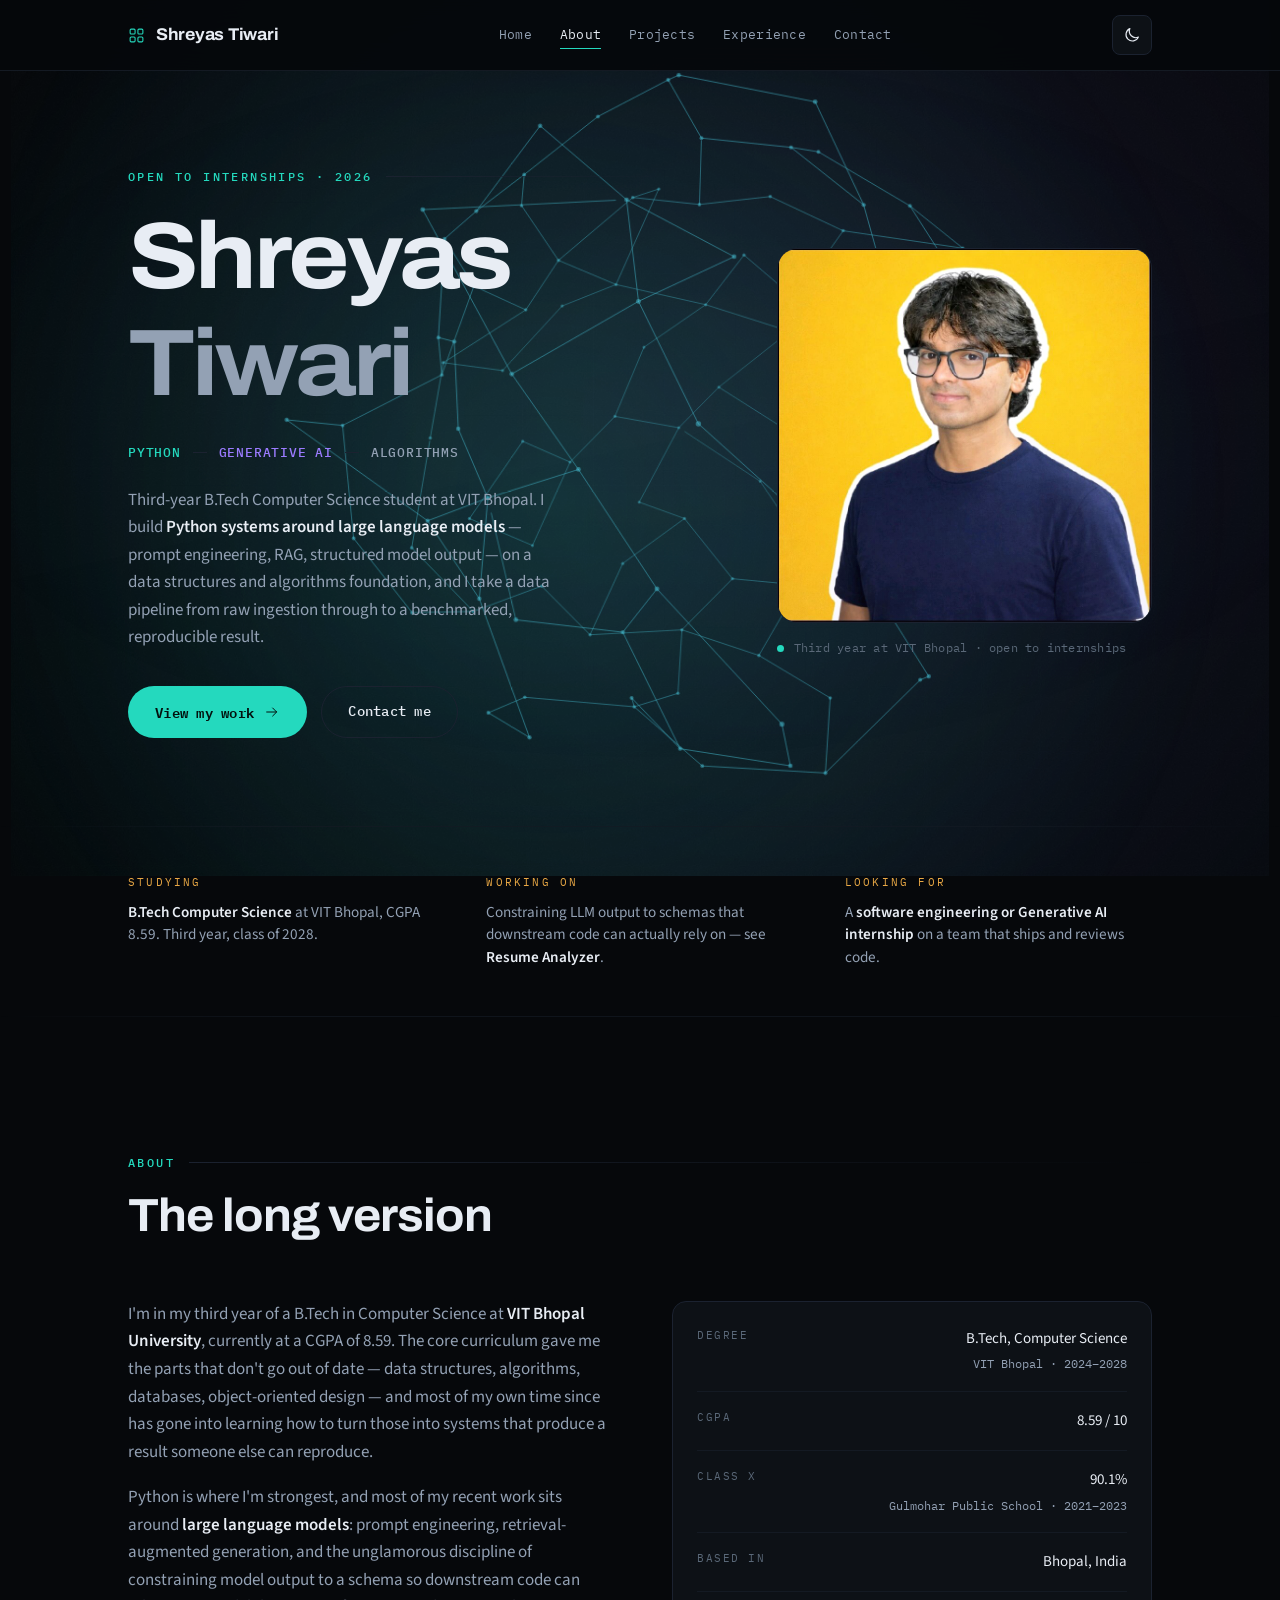
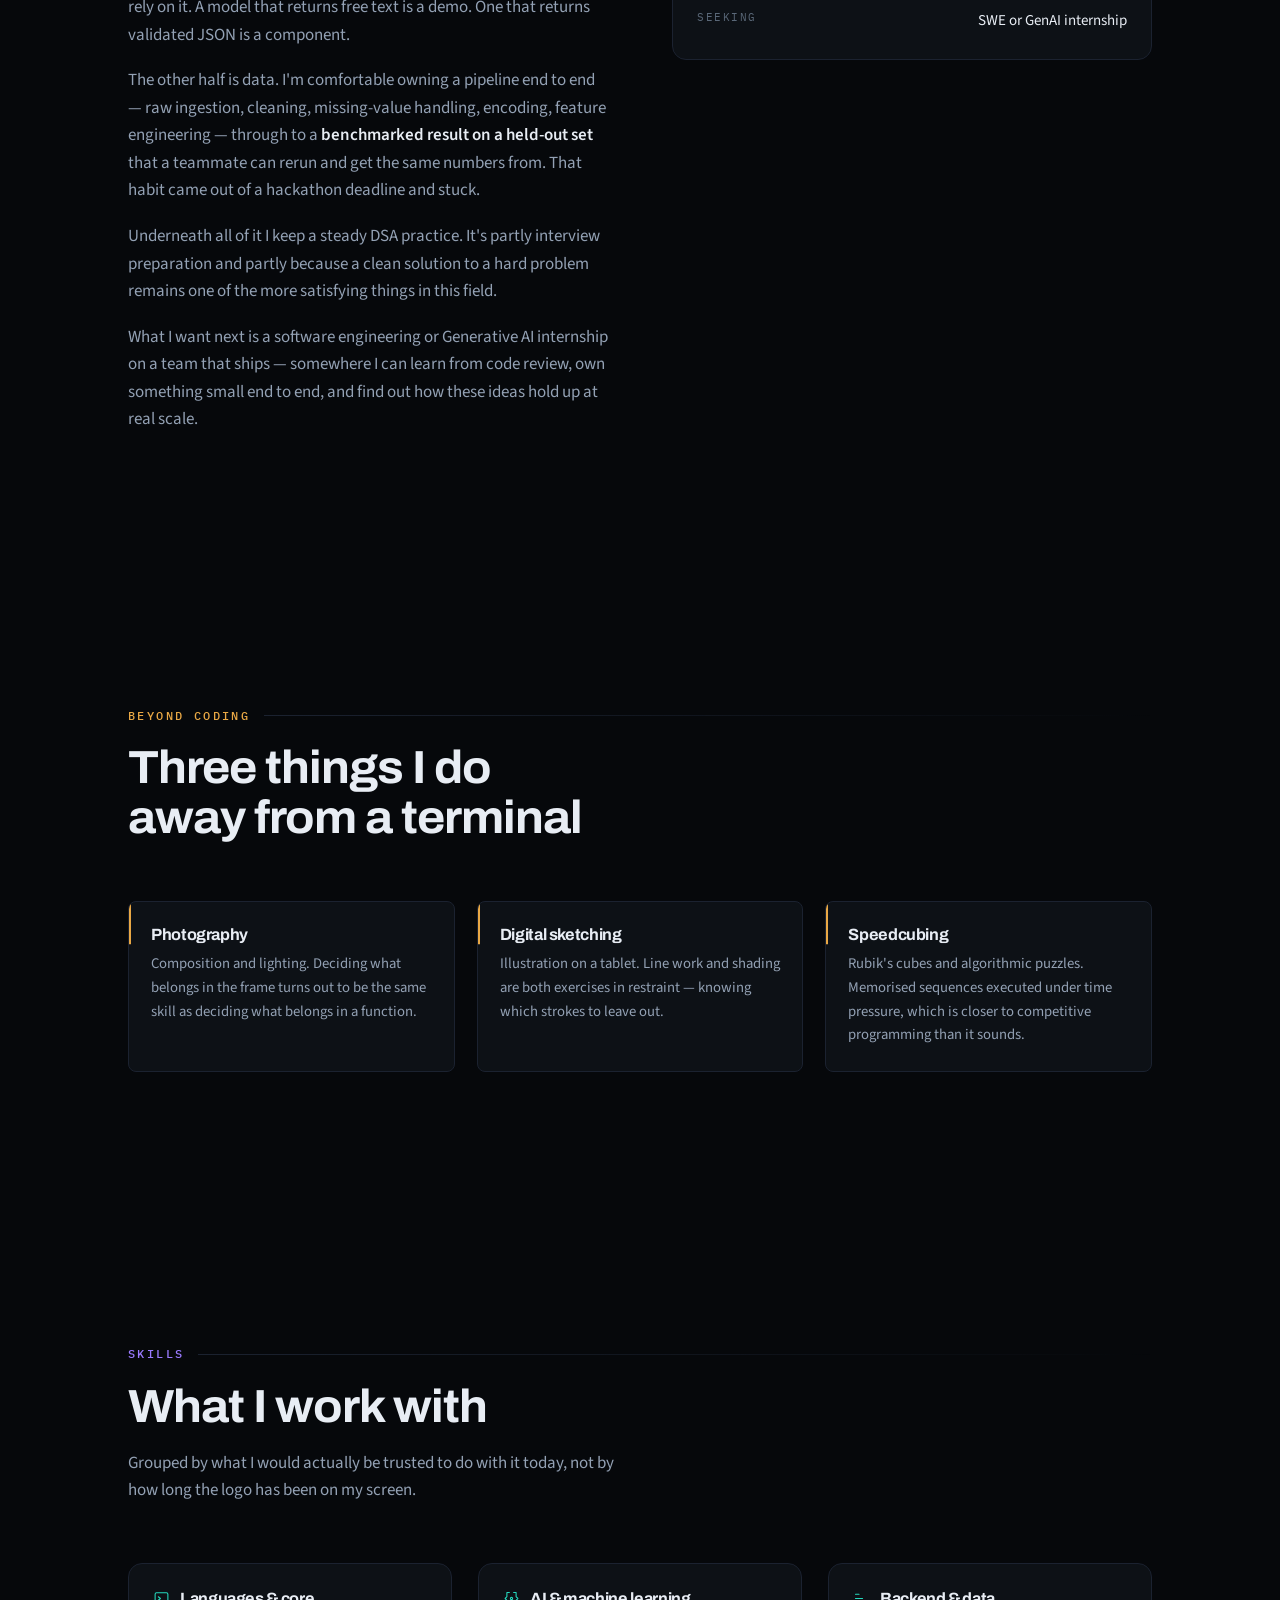
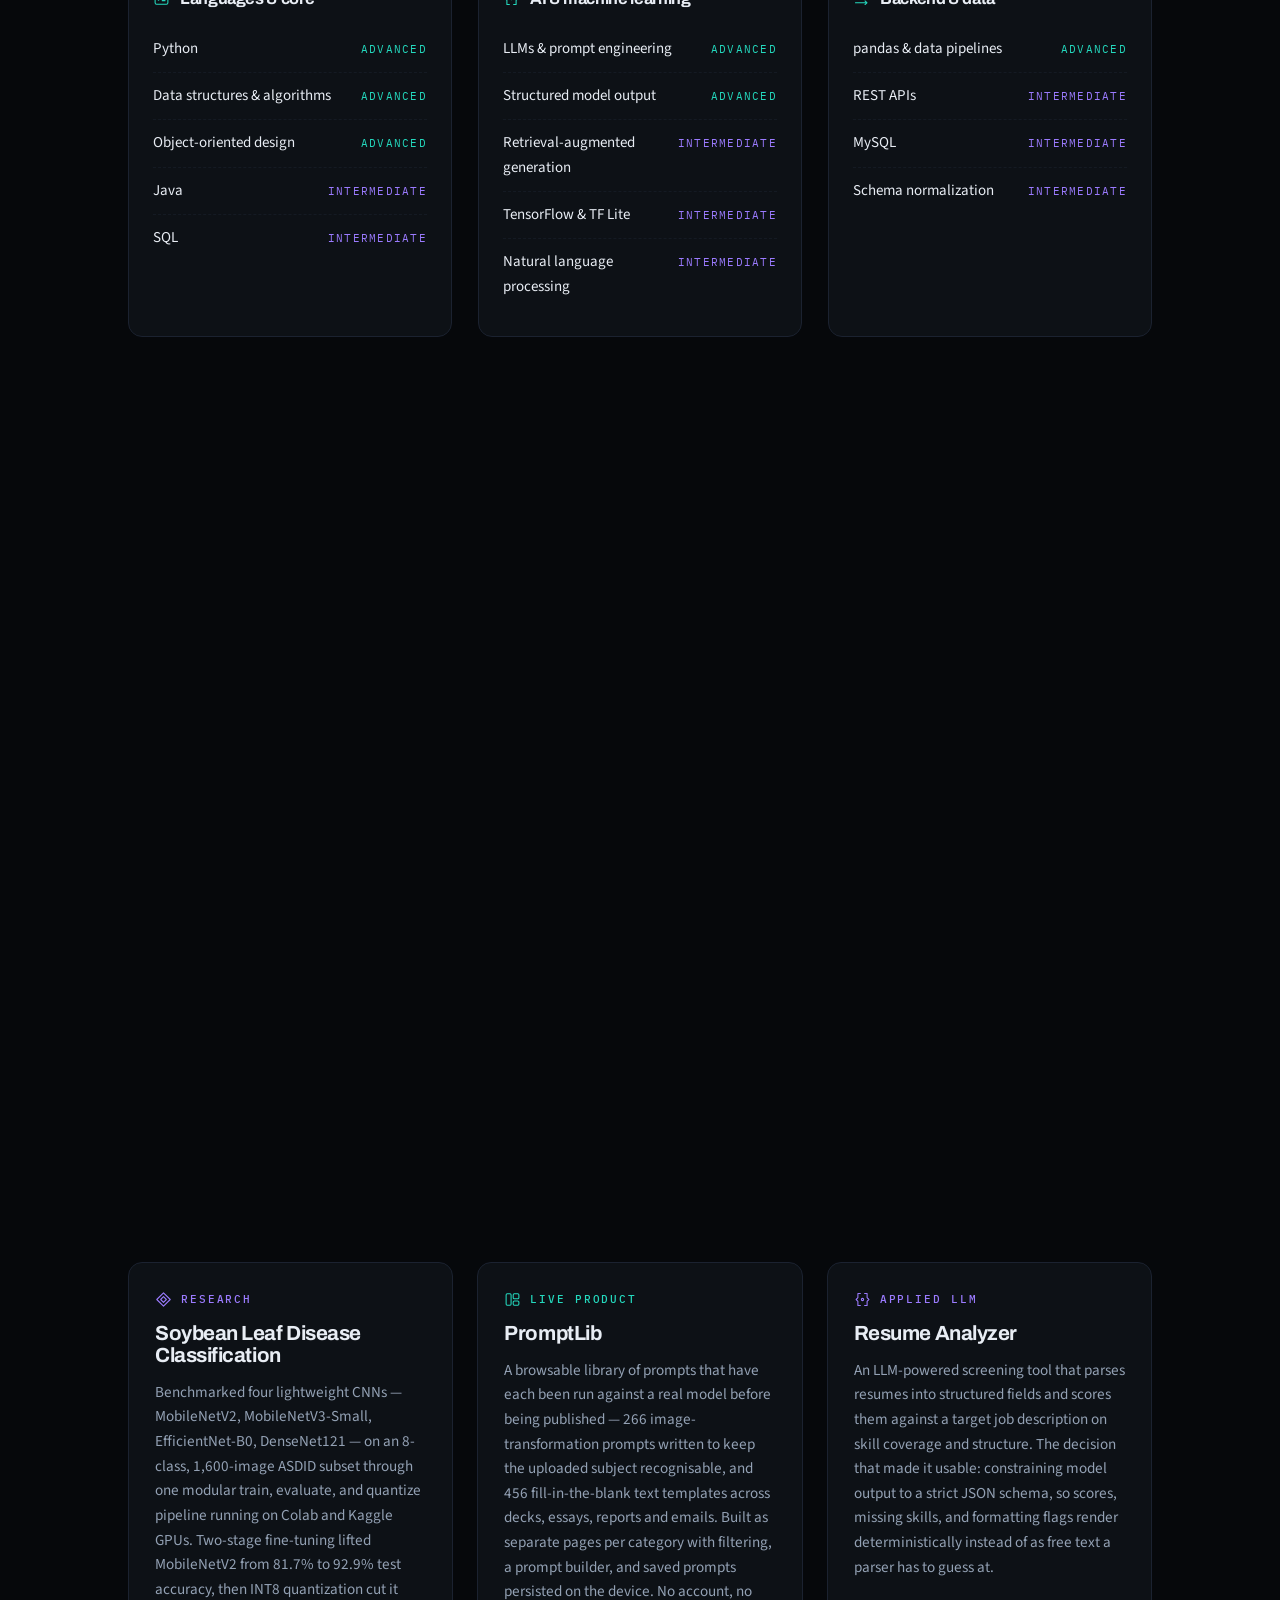
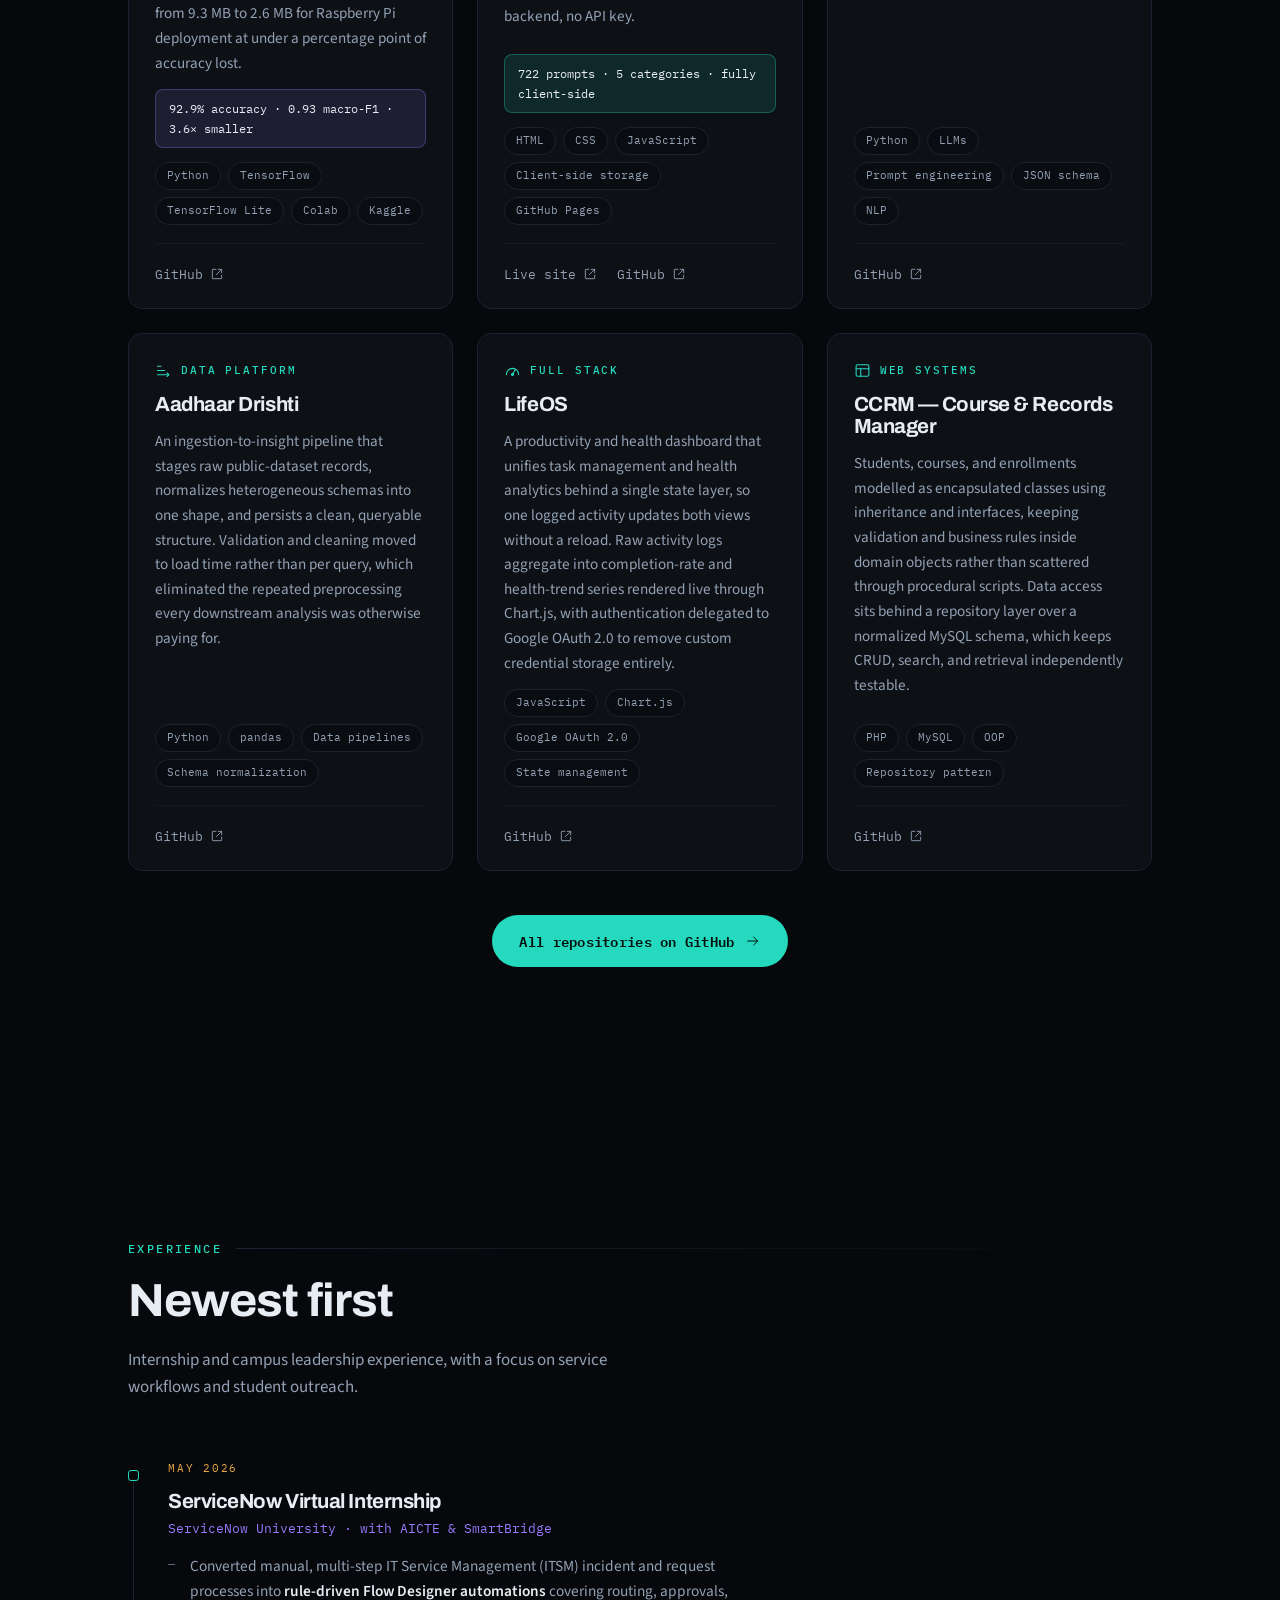
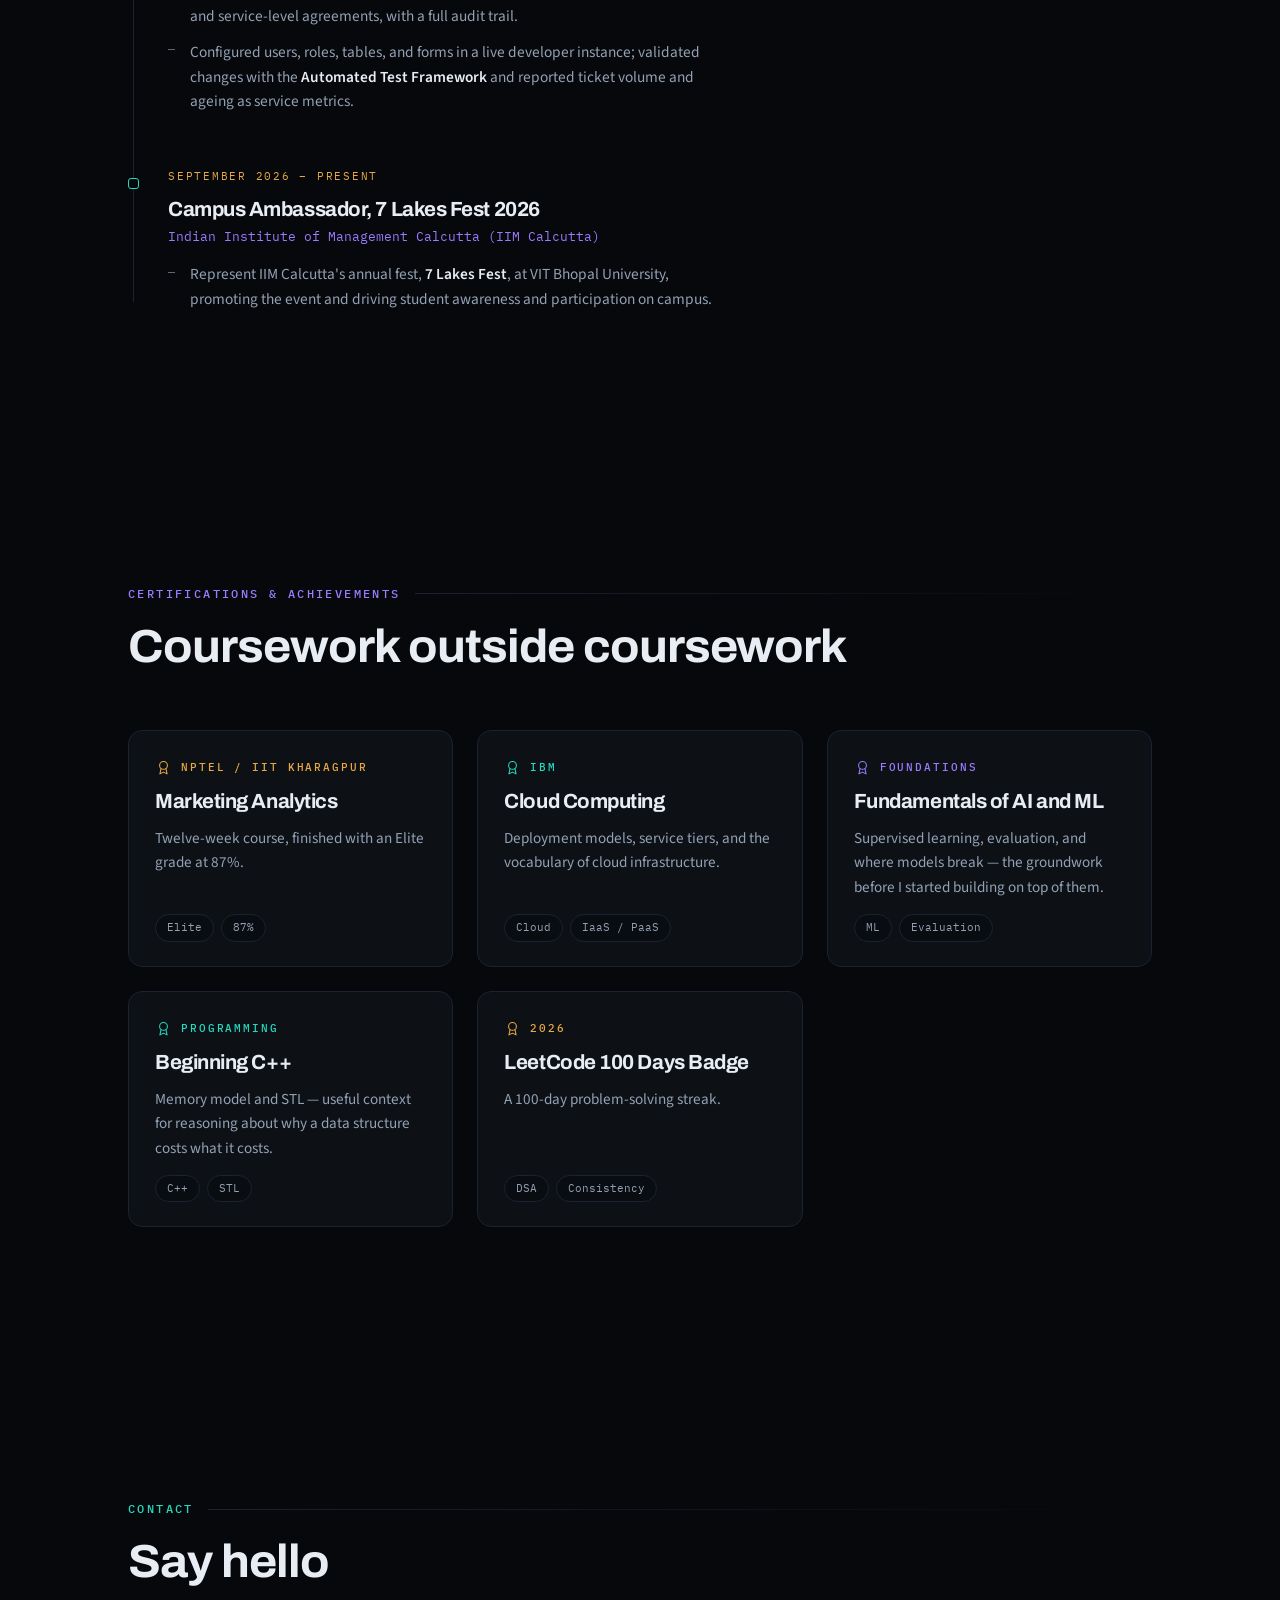
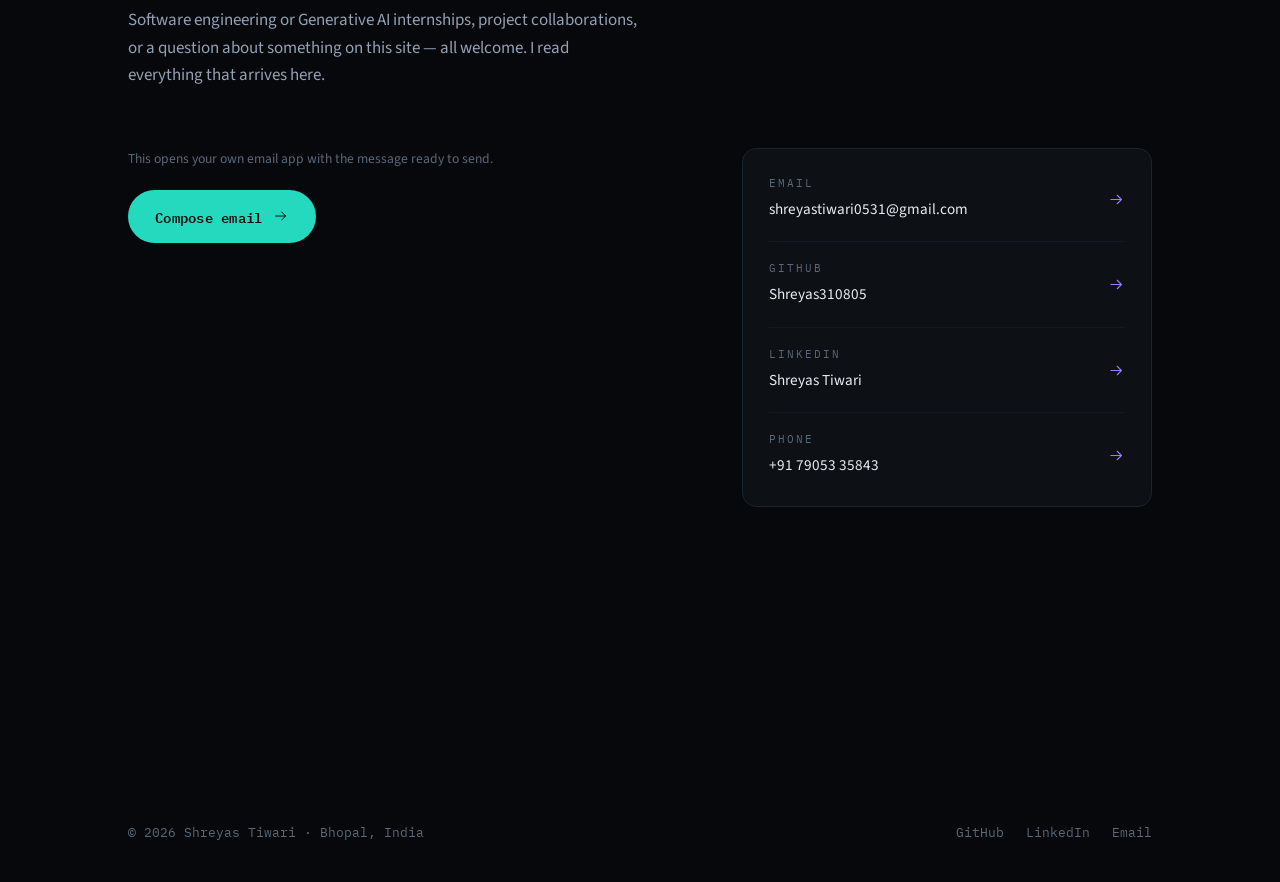
<file: index.html>
<!DOCTYPE html>
<html lang="en">
<head>
<meta charset="UTF-8">
<meta name="viewport" content="width=device-width, initial-scale=1.0">
<title>Shreyas Tiwari &mdash; Python Developer &amp; Generative AI</title>
<meta name="description" content="Portfolio of Shreyas Tiwari, a B.Tech Computer Science student building Python systems around LLMs, data pipelines, and benchmarked machine learning.">
<meta name="theme-color" content="#06080B">
<script>(function(){var d=document.documentElement;d.classList.add("js");setTimeout(function(){if(!window.__live)d.classList.remove("js");},2000);try{var t=localStorage.getItem("theme");d.setAttribute("data-theme",t==="light"?"light":"dark");}catch(e){d.setAttribute("data-theme","dark");}})();</script>
<link rel="preconnect" href="https://fonts.googleapis.com">
<link rel="preconnect" href="https://fonts.gstatic.com" crossorigin>
<link href="https://fonts.googleapis.com/css2?family=Archivo:wdth,wght@75..112,500..700&family=IBM+Plex+Mono:wght@400;500&family=Source+Sans+3:wght@400;600&display=swap" rel="stylesheet">
<link rel="stylesheet" href="style.css">
</head>
<body data-page="home">
<a class="skip" href="#main">Skip to content</a>

<div class="stage" aria-hidden="true">
  <div class="stage-rig">
    <div class="atmos">
      <div class="atmos-orb atmos-deep"></div>
      <div class="atmos-orb atmos-light"></div>
      <div class="atmos-veil"></div>
      <div class="atmos-warm"></div>
      <div class="atmos-grid"></div>
      <div class="atmos-grain"></div>
    </div>
    <canvas class="field" id="field"></canvas>
  </div>
</div>

<svg class="sprite" aria-hidden="true" focusable="false">
  <symbol id="sym-mark" viewBox="0 0 24 24"><rect x="3" y="3" width="7" height="7" rx="1.5"/><rect x="14" y="3" width="7" height="7" rx="1.5"/><rect x="3" y="14" width="7" height="7" rx="1.5"/><rect x="14" y="14" width="7" height="7" rx="1.5"/></symbol>
  <symbol id="sym-moon" viewBox="0 0 24 24"><path d="M20.5 14.8A8.6 8.6 0 0 1 9.2 3.5a8.6 8.6 0 1 0 11.3 11.3z"/></symbol>
  <symbol id="sym-sun" viewBox="0 0 24 24"><circle cx="12" cy="12" r="4.2"/><path d="M12 2.6v2.2M12 19.2v2.2M2.6 12h2.2M19.2 12h2.2M5.4 5.4l1.6 1.6M17 17l1.6 1.6M18.6 5.4L17 7M7 17l-1.6 1.6"/></symbol>
  <symbol id="sym-arrow" viewBox="0 0 24 24"><path d="M4 12h15"/><path d="M13 6l6 6-6 6"/></symbol>
  <symbol id="sym-external" viewBox="0 0 24 24"><path d="M10 4H5a1 1 0 0 0-1 1v14a1 1 0 0 0 1 1h14a1 1 0 0 0 1-1v-5"/><path d="M14 4h6v6"/><path d="M20 4l-9 9"/></symbol>
  <symbol id="sym-library" viewBox="0 0 24 24"><rect x="3" y="4" width="7" height="16" rx="1.5"/><rect x="13" y="4" width="8" height="7" rx="1.5"/><rect x="13" y="14" width="8" height="6" rx="1.5"/></symbol>
  <symbol id="sym-research" viewBox="0 0 24 24"><path d="M12 2.5L21.5 12 12 21.5 2.5 12z"/><path d="M12 8l4 4-4 4-4-4z"/></symbol>
  <symbol id="sym-model" viewBox="0 0 24 24"><path d="M9 3.5H5.5v6l-2.5 2.5 2.5 2.5v6H9"/><path d="M15 3.5h3.5v6l2.5 2.5-2.5 2.5v6H15"/><circle cx="12" cy="12" r="1.6"/></symbol>
  <symbol id="sym-pipeline" viewBox="0 0 24 24"><path d="M3.5 6h5"/><path d="M3.5 12h10"/><path d="M3.5 18h16"/><path d="M17 15.5l2.5 2.5-2.5 2.5"/></symbol>
  <symbol id="sym-schema" viewBox="0 0 24 24"><rect x="3" y="4" width="18" height="16" rx="2"/><path d="M3 9.5h18"/><path d="M9.5 9.5V20"/></symbol>
  <symbol id="sym-terminal" viewBox="0 0 24 24"><rect x="3" y="4" width="18" height="16" rx="2"/><path d="M7.5 9.5l3 2.5-3 2.5"/><path d="M13 15h4"/></symbol>
  <symbol id="sym-braces" viewBox="0 0 24 24"><path d="M4 12h4"/><path d="M12 12h8"/><circle cx="10" cy="12" r="1.6"/><path d="M4 6.5h16"/><path d="M4 17.5h16"/></symbol>
  <symbol id="sym-dashboard" viewBox="0 0 24 24"><path d="M3.5 17.5a8.5 8.5 0 0 1 17 0"/><path d="M12 17.5L16 10.5"/><circle cx="12" cy="17.5" r="1.4"/></symbol>
  <symbol id="sym-award" viewBox="0 0 24 24"><circle cx="12" cy="9" r="5.5"/><path d="M8.5 13.5L7 21l5-2.5L17 21l-1.5-7.5"/></symbol>
</svg>

<header class="site-head">
  <div class="wrap head-inner">
    <a class="brand" href="#hero"><svg class="glyph"><use href="#sym-mark"/></svg>Shreyas Tiwari</a>
    <nav class="site-nav" id="primary-nav" aria-label="Primary">
      <ul class="nav-list">
        <li><a href="#hero" data-spy="hero" aria-current="true">Home</a></li>
        <li><a href="#about" data-spy="about">About</a></li>
        <li><a href="#projects" data-spy="projects">Projects</a></li>
        <li><a href="#record" data-spy="record">Experience</a></li>
        <li><a href="#contact" data-spy="contact">Contact</a></li>
      </ul>
    </nav>
    <div class="head-actions">
      <button class="icon-btn theme-toggle" type="button" aria-label="Switch to light theme" aria-pressed="false">
        <svg class="glyph icon-moon"><use href="#sym-moon"/></svg>
        <svg class="glyph icon-sun"><use href="#sym-sun"/></svg>
      </button>
      <button class="icon-btn nav-toggle" type="button" aria-expanded="false" aria-controls="primary-nav" aria-label="Open menu">
        <span></span><span></span><span></span>
      </button>
    </div>
  </div>
</header>

<main id="main">

  <section class="hero scene" id="hero" data-scene="hero">
    <div class="wrap hero-grid">
      <div>
        <p class="eyebrow hero-fade" style="--d: 0.05s">Open to internships &middot; 2026</p>
        <h1 class="hero-name">
          <span class="line-mask"><span>Shreyas</span></span>
          <span class="line-mask surname"><span>Tiwari</span></span>
        </h1>
        <ul class="role-line hero-fade" style="--d: 0.45s">
          <li>Python</li>
          <li>Generative AI</li>
          <li>Algorithms</li>
        </ul>
        <p class="hero-copy hero-fade" style="--d: 0.55s">Third-year B.Tech Computer Science student at VIT Bhopal. I build <strong>Python systems around large language models</strong> &mdash; prompt engineering, RAG, structured model output &mdash; on a data structures and algorithms foundation, and I take a data pipeline from raw ingestion through to a benchmarked, reproducible result.</p>
        <div class="cta-row hero-fade" style="--d: 0.65s">
          <a class="btn btn-solid" href="#projects">View my work <svg class="glyph"><use href="#sym-arrow"/></svg></a>
          <a class="btn btn-ghost" href="#contact">Contact me</a>
        </div>
      </div>

      <figure class="portrait">
        <div class="portrait-frame">
          <span class="portrait-mono" aria-hidden="true">ST</span>
          <img class="portrait-img" src="profile.jpg" alt="Shreyas Tiwari" width="800" height="800">
        </div>
        <figcaption class="portrait-cap">
          <span class="status-dot" aria-hidden="true"></span>Third year at VIT Bhopal &middot; open to internships
        </figcaption>
      </figure>
    </div>
  </section>

  <section class="strip">
    <div class="wrap reveal">
      <ul class="glance">
        <li>
          <span class="glance-key">Studying</span>
          <span class="glance-val"><b>B.Tech Computer Science</b> at VIT Bhopal, CGPA 8.59. Third year, class of 2028.</span>
        </li>
        <li>
          <span class="glance-key">Working on</span>
          <span class="glance-val">Constraining LLM output to schemas that downstream code can actually rely on &mdash; see <b>Resume Analyzer</b>.</span>
        </li>
        <li>
          <span class="glance-key">Looking for</span>
          <span class="glance-val">A <b>software engineering or Generative AI internship</b> on a team that ships and reviews code.</span>
        </li>
      </ul>
    </div>
  </section>

  <section class="band scene" id="about" data-scene="about">
    <div class="wrap">
      <div class="band-head">
        <p class="eyebrow reveal">About</p>
        <h2 class="band-title"><span class="line-mask reveal-line"><span>The long version</span></span></h2>
      </div>

      <div class="prose">
        <div class="reveal">
          <p>I'm in my third year of a B.Tech in Computer Science at <b>VIT Bhopal University</b>, currently at a CGPA of 8.59. The core curriculum gave me the parts that don't go out of date &mdash; data structures, algorithms, databases, object-oriented design &mdash; and most of my own time since has gone into learning how to turn those into systems that produce a result someone else can reproduce.</p>
          <p>Python is where I'm strongest, and most of my recent work sits around <b>large language models</b>: prompt engineering, retrieval-augmented generation, and the unglamorous discipline of constraining model output to a schema so downstream code can rely on it. A model that returns free text is a demo. One that returns validated JSON is a component.</p>
          <p>The other half is data. I'm comfortable owning a pipeline end to end &mdash; raw ingestion, cleaning, missing-value handling, encoding, feature engineering &mdash; through to a <b>benchmarked result on a held-out set</b> that a teammate can rerun and get the same numbers from. That habit came out of a hackathon deadline and stuck.</p>
          <p>Underneath all of it I keep a steady DSA practice. It's partly interview preparation and partly because a clean solution to a hard problem remains one of the more satisfying things in this field.</p>
          <p>What I want next is a software engineering or Generative AI internship on a team that ships &mdash; somewhere I can learn from code review, own something small end to end, and find out how these ideas hold up at real scale.</p>
        </div>

        <ul class="facts reveal" data-delay="120">
          <li><span class="k">Degree</span><span class="v">B.Tech, Computer Science<small>VIT Bhopal &middot; 2024&ndash;2028</small></span></li>
          <li><span class="k">CGPA</span><span class="v">8.59 / 10</span></li>
          <li><span class="k">Class X</span><span class="v">90.1%<small>Gulmohar Public School &middot; 2021&ndash;2023</small></span></li>
          <li><span class="k">Based in</span><span class="v">Bhopal, India</span></li>
          <li><span class="k">Seeking</span><span class="v">SWE or GenAI internship</span></li>
        </ul>
      </div>
    </div>
  </section>

  <section class="band">
    <div class="wrap">
      <div class="band-head reveal">
        <p class="eyebrow eyebrow--ember">Beyond coding</p>
        <h2 class="band-title">Three things I do<br>away from a terminal</h2>
      </div>

      <div class="interests">
        <div class="interest reveal">
          <h3>Photography</h3>
          <p>Composition and lighting. Deciding what belongs in the frame turns out to be the same skill as deciding what belongs in a function.</p>
        </div>
        <div class="interest reveal" data-delay="80">
          <h3>Digital sketching</h3>
          <p>Illustration on a tablet. Line work and shading are both exercises in restraint &mdash; knowing which strokes to leave out.</p>
        </div>
        <div class="interest reveal" data-delay="160">
          <h3>Speedcubing</h3>
          <p>Rubik's cubes and algorithmic puzzles. Memorised sequences executed under time pressure, which is closer to competitive programming than it sounds.</p>
        </div>
      </div>
    </div>
  </section>

  <section class="band-alt scene" id="technology" data-scene="technology">
    <div class="wrap">
      <div class="band-head reveal">
        <p class="eyebrow eyebrow--pulse">Skills</p>
        <h2 class="band-title">What I work with</h2>
        <p class="band-sub">Grouped by what I would actually be trusted to do with it today, not by how long the logo has been on my screen.</p>
      </div>

      <div class="skill-set">
        <div class="skill-col reveal">
          <h3><svg class="glyph"><use href="#sym-terminal"/></svg>Languages &amp; core</h3>
          <ul>
            <li>Python <span class="level">Advanced</span></li>
            <li>Data structures &amp; algorithms <span class="level">Advanced</span></li>
            <li>Object-oriented design <span class="level">Advanced</span></li>
            <li>Java <span class="level level-mid">Intermediate</span></li>
            <li>SQL <span class="level level-mid">Intermediate</span></li>
          </ul>
        </div>

        <div class="skill-col reveal" data-delay="90">
          <h3><svg class="glyph"><use href="#sym-model"/></svg>AI &amp; machine learning</h3>
          <ul>
            <li>LLMs &amp; prompt engineering <span class="level">Advanced</span></li>
            <li>Structured model output <span class="level">Advanced</span></li>
            <li>Retrieval-augmented generation <span class="level level-mid">Intermediate</span></li>
            <li>TensorFlow &amp; TF Lite <span class="level level-mid">Intermediate</span></li>
            <li>Natural language processing <span class="level level-mid">Intermediate</span></li>
          </ul>
        </div>

        <div class="skill-col reveal" data-delay="180">
          <h3><svg class="glyph"><use href="#sym-pipeline"/></svg>Backend &amp; data</h3>
          <ul>
            <li>pandas &amp; data pipelines <span class="level">Advanced</span></li>
            <li>REST APIs <span class="level level-mid">Intermediate</span></li>
            <li>MySQL <span class="level level-mid">Intermediate</span></li>
            <li>Schema normalization <span class="level level-mid">Intermediate</span></li>
          </ul>
        </div>

        <div class="skill-col reveal" data-delay="270">
          <h3><svg class="glyph"><use href="#sym-schema"/></svg>Web</h3>
          <ul>
            <li>HTML &amp; CSS <span class="level level-mid">Intermediate</span></li>
            <li>JavaScript <span class="level level-mid">Intermediate</span></li>
            <li>PHP <span class="level level-mid">Intermediate</span></li>
            <li>Chart.js <span class="level level-mid">Intermediate</span></li>
            <li>Google OAuth 2.0 <span class="level level-low">Working</span></li>
          </ul>
        </div>

        <div class="skill-col reveal" data-delay="360">
          <h3><svg class="glyph"><use href="#sym-braces"/></svg>Tools</h3>
          <ul>
            <li>Git &amp; GitHub <span class="level">Advanced</span></li>
            <li>Jupyter, Colab, Kaggle <span class="level">Advanced</span></li>
            <li>VS Code <span class="level">Advanced</span></li>
            <li>Linux <span class="level level-mid">Intermediate</span></li>
          </ul>
        </div>
      </div>
    </div>
  </section>

  <section class="band scene" id="projects" data-scene="projects">
    <div class="wrap">
      <div class="band-head">
        <p class="eyebrow reveal">Projects</p>
        <h2 class="band-title">
          <span class="line-mask reveal-line"><span>Six builds,</span></span>
          <span class="line-mask reveal-line"><span>one habit</span></span>
        </h2>
        <p class="band-sub reveal" data-delay="120">Teal marks systems and data work. Violet marks anything with a model at the centre of it. Each card says what the project does and which decision made it work.</p>
      </div>

      <div class="card-grid deck">
        <article class="card reveal" style="--accent: var(--pulse);">
          <p class="card-kind"><svg class="glyph"><use href="#sym-research"/></svg>Research</p>
          <h3>Soybean Leaf Disease Classification</h3>
          <p>Benchmarked four lightweight CNNs &mdash; MobileNetV2, MobileNetV3-Small, EfficientNet-B0, DenseNet121 &mdash; on an 8-class, 1,600-image ASDID subset through one modular train, evaluate, and quantize pipeline running on Colab and Kaggle GPUs. Two-stage fine-tuning lifted MobileNetV2 from 81.7% to 92.9% test accuracy, then INT8 quantization cut it from 9.3 MB to 2.6 MB for Raspberry Pi deployment at under a percentage point of accuracy lost.</p>
          <p class="card-stat">92.9% accuracy &middot; 0.93 macro-F1 &middot; 3.6&times; smaller</p>
          <div class="tags"><span>Python</span><span>TensorFlow</span><span>TensorFlow Lite</span><span>Colab</span><span>Kaggle</span></div>
          <div class="card-links"><a href="https://github.com/Shreyas310805" target="_blank" rel="noopener">GitHub <svg class="glyph"><use href="#sym-external"/></svg></a></div>
        </article>

        <article class="card reveal" data-delay="70" style="--accent: var(--signal);">
          <p class="card-kind"><svg class="glyph"><use href="#sym-library"/></svg>Live product</p>
          <h3>PromptLib</h3>
          <p>A browsable library of prompts that have each been run against a real model before being published &mdash; 266 image-transformation prompts written to keep the uploaded subject recognisable, and 456 fill-in-the-blank text templates across decks, essays, reports and emails. Built as separate pages per category with filtering, a prompt builder, and saved prompts persisted on the device. No account, no backend, no API key.</p>
          <p class="card-stat">722 prompts &middot; 5 categories &middot; fully client-side</p>
          <div class="tags"><span>HTML</span><span>CSS</span><span>JavaScript</span><span>Client-side storage</span><span>GitHub Pages</span></div>
          <div class="card-links">
            <a href="https://shreyas310805.github.io/promptlib/" target="_blank" rel="noopener">Live site <svg class="glyph"><use href="#sym-external"/></svg></a>
            <a href="https://github.com/Shreyas310805" target="_blank" rel="noopener">GitHub <svg class="glyph"><use href="#sym-external"/></svg></a>
          </div>
        </article>

        <article class="card reveal" data-delay="140" style="--accent: var(--pulse);">
          <p class="card-kind"><svg class="glyph"><use href="#sym-model"/></svg>Applied LLM</p>
          <h3>Resume Analyzer</h3>
          <p>An LLM-powered screening tool that parses resumes into structured fields and scores them against a target job description on skill coverage and structure. The decision that made it usable: constraining model output to a strict JSON schema, so scores, missing skills, and formatting flags render deterministically instead of as free text a parser has to guess at.</p>
          <div class="tags"><span>Python</span><span>LLMs</span><span>Prompt engineering</span><span>JSON schema</span><span>NLP</span></div>
          <div class="card-links"><a href="https://github.com/Shreyas310805" target="_blank" rel="noopener">GitHub <svg class="glyph"><use href="#sym-external"/></svg></a></div>
        </article>

        <article class="card reveal" data-delay="210" style="--accent: var(--signal);">
          <p class="card-kind"><svg class="glyph"><use href="#sym-pipeline"/></svg>Data platform</p>
          <h3>Aadhaar Drishti</h3>
          <p>An ingestion-to-insight pipeline that stages raw public-dataset records, normalizes heterogeneous schemas into one shape, and persists a clean, queryable structure. Validation and cleaning moved to load time rather than per query, which eliminated the repeated preprocessing every downstream analysis was otherwise paying for.</p>
          <div class="tags"><span>Python</span><span>pandas</span><span>Data pipelines</span><span>Schema normalization</span></div>
          <div class="card-links"><a href="https://github.com/Shreyas310805" target="_blank" rel="noopener">GitHub <svg class="glyph"><use href="#sym-external"/></svg></a></div>
        </article>

        <article class="card reveal" data-delay="280" style="--accent: var(--signal);">
          <p class="card-kind"><svg class="glyph"><use href="#sym-dashboard"/></svg>Full stack</p>
          <h3>LifeOS</h3>
          <p>A productivity and health dashboard that unifies task management and health analytics behind a single state layer, so one logged activity updates both views without a reload. Raw activity logs aggregate into completion-rate and health-trend series rendered live through Chart.js, with authentication delegated to Google OAuth 2.0 to remove custom credential storage entirely.</p>
          <div class="tags"><span>JavaScript</span><span>Chart.js</span><span>Google OAuth 2.0</span><span>State management</span></div>
          <div class="card-links"><a href="https://github.com/Shreyas310805" target="_blank" rel="noopener">GitHub <svg class="glyph"><use href="#sym-external"/></svg></a></div>
        </article>

        <article class="card reveal" data-delay="350" style="--accent: var(--signal);">
          <p class="card-kind"><svg class="glyph"><use href="#sym-schema"/></svg>Web systems</p>
          <h3>CCRM &mdash; Course &amp; Records Manager</h3>
          <p>Students, courses, and enrollments modelled as encapsulated classes using inheritance and interfaces, keeping validation and business rules inside domain objects rather than scattered through procedural scripts. Data access sits behind a repository layer over a normalized MySQL schema, which keeps CRUD, search, and retrieval independently testable.</p>
          <div class="tags"><span>PHP</span><span>MySQL</span><span>OOP</span><span>Repository pattern</span></div>
          <div class="card-links"><a href="https://github.com/Shreyas310805" target="_blank" rel="noopener">GitHub <svg class="glyph"><use href="#sym-external"/></svg></a></div>
        </article>
      </div>

      <div class="tail reveal">
        <a class="btn btn-solid" href="https://github.com/Shreyas310805" target="_blank" rel="noopener">All repositories on GitHub <svg class="glyph"><use href="#sym-arrow"/></svg></a>
      </div>
    </div>
  </section>

  <section class="band scene" id="record" data-scene="record">
    <div class="wrap">
      <div class="band-head">
        <p class="eyebrow reveal">Experience</p>
        <h2 class="band-title"><span class="line-mask reveal-line"><span>Newest first</span></span></h2>
        <p class="band-sub reveal" data-delay="120">Internship and campus leadership experience, with a focus on service workflows and student outreach.</p>
      </div>

      <ol class="timeline">
        <li class="tl-item reveal">
          <p class="tl-date">May 2026</p>
          <h3>ServiceNow Virtual Internship</h3>
          <p class="tl-org">ServiceNow University &middot; with AICTE &amp; SmartBridge</p>
          <ul class="tl-points">
            <li>Converted manual, multi-step IT Service Management (ITSM) incident and request processes into <b>rule-driven Flow Designer automations</b> covering routing, approvals, and service-level agreements, with a full audit trail.</li>
            <li>Configured users, roles, tables, and forms in a live developer instance; validated changes with the <b>Automated Test Framework</b> and reported ticket volume and ageing as service metrics.</li>
          </ul>
        </li>

        <li class="tl-item reveal" data-delay="90">
          <p class="tl-date">September 2026 &ndash; Present</p>
          <h3>Campus Ambassador, 7 Lakes Fest 2026</h3>
          <p class="tl-org">Indian Institute of Management Calcutta (IIM Calcutta)</p>
          <ul class="tl-points">
            <li>Represent IIM Calcutta's annual fest, <b>7 Lakes Fest</b>, at VIT Bhopal University, promoting the event and driving student awareness and participation on campus.</li>
          </ul>
        </li>
      </ol>
    </div>
  </section>

  <section class="band-alt">
    <div class="wrap">
      <div class="band-head reveal">
        <p class="eyebrow eyebrow--pulse">Certifications &amp; achievements</p>
        <h2 class="band-title">Coursework outside coursework</h2>
      </div>

      <div class="card-grid deck">
        <article class="card reveal" style="--accent: var(--ember);">
          <p class="card-kind"><svg class="glyph"><use href="#sym-award"/></svg>NPTEL / IIT Kharagpur</p>
          <h3>Marketing Analytics</h3>
          <p>Twelve-week course, finished with an Elite grade at 87%.</p>
          <div class="tags"><span>Elite</span><span>87%</span></div>
        </article>

        <article class="card reveal" data-delay="70" style="--accent: var(--signal);">
          <p class="card-kind"><svg class="glyph"><use href="#sym-award"/></svg>IBM</p>
          <h3>Cloud Computing</h3>
          <p>Deployment models, service tiers, and the vocabulary of cloud infrastructure.</p>
          <div class="tags"><span>Cloud</span><span>IaaS / PaaS</span></div>
        </article>

        <article class="card reveal" data-delay="140" style="--accent: var(--pulse);">
          <p class="card-kind"><svg class="glyph"><use href="#sym-award"/></svg>Foundations</p>
          <h3>Fundamentals of AI and ML</h3>
          <p>Supervised learning, evaluation, and where models break &mdash; the groundwork before I started building on top of them.</p>
          <div class="tags"><span>ML</span><span>Evaluation</span></div>
        </article>

        <article class="card reveal" data-delay="210" style="--accent: var(--signal);">
          <p class="card-kind"><svg class="glyph"><use href="#sym-award"/></svg>Programming</p>
          <h3>Beginning C++</h3>
          <p>Memory model and STL &mdash; useful context for reasoning about why a data structure costs what it costs.</p>
          <div class="tags"><span>C++</span><span>STL</span></div>
        </article>

        <article class="card reveal" data-delay="280" style="--accent: var(--ember);">
          <p class="card-kind"><svg class="glyph"><use href="#sym-award"/></svg>2026</p>
          <h3>LeetCode 100 Days Badge</h3>
          <p>A 100-day problem-solving streak.</p>
          <div class="tags"><span>DSA</span><span>Consistency</span></div>
        </article>
      </div>
    </div>
  </section>

  <section class="band scene" id="contact" data-scene="contact">
    <div class="wrap">
      <div class="band-head">
        <p class="eyebrow reveal">Contact</p>
        <h2 class="band-title"><span class="line-mask reveal-line"><span>Say hello</span></span></h2>
        <p class="band-sub reveal" data-delay="120">Software engineering or Generative AI internships, project collaborations, or a question about something on this site &mdash; all welcome. I read everything that arrives here.</p>
      </div>

      <div class="contact-grid">
        <form id="contact-form" class="reveal" data-delay="60" novalidate>
          <div class="field">
            <label for="name">Your name</label>
            <input type="text" id="name" name="name" placeholder="Your full name" autocomplete="name">
          </div>
          <div class="field">
            <label for="email">Email address</label>
            <input type="email" id="email" name="email" placeholder="you@company.com" autocomplete="email">
          </div>
          <div class="field">
            <label for="message">Message</label>
            <textarea id="message" name="message" rows="6" placeholder="What would you like to talk about?"></textarea>
          </div>
          <p class="form-hint">This opens your own email app with the message ready to send.</p>
          <button class="btn btn-solid" type="submit">Compose email <svg class="glyph"><use href="#sym-arrow"/></svg></button>
          <p class="form-note" id="form-note" role="status" aria-live="polite"></p>
        </form>

        <ul class="reach reveal" data-delay="120">
          <li>
            <a href="mailto:shreyastiwari0531@gmail.com">
              <span><span class="reach-label">Email</span><span class="reach-val">shreyastiwari0531@gmail.com</span></span>
              <svg class="glyph"><use href="#sym-arrow"/></svg>
            </a>
          </li>
          <li>
            <a href="https://github.com/Shreyas310805" target="_blank" rel="noopener">
              <span><span class="reach-label">GitHub</span><span class="reach-val">Shreyas310805</span></span>
              <svg class="glyph"><use href="#sym-arrow"/></svg>
            </a>
          </li>
          <li>
            <a href="https://www.linkedin.com/in/shreyas-tiwari-ba2aa6340" target="_blank" rel="noopener">
              <span><span class="reach-label">LinkedIn</span><span class="reach-val">Shreyas Tiwari</span></span>
              <svg class="glyph"><use href="#sym-arrow"/></svg>
            </a>
          </li>
          <li>
            <a href="tel:+917905335843">
              <span><span class="reach-label">Phone</span><span class="reach-val">+91 79053 35843</span></span>
              <svg class="glyph"><use href="#sym-arrow"/></svg>
            </a>
          </li>
        </ul>
      </div>
    </div>
  </section>

</main>

<footer class="site-foot">
  <div class="wrap foot-inner">
    <p>&copy; <span data-year>2026</span> Shreyas Tiwari &middot; Bhopal, India</p>
    <div class="foot-links">
      <a href="https://github.com/Shreyas310805" target="_blank" rel="noopener">GitHub</a>
      <a href="https://www.linkedin.com/in/shreyas-tiwari-ba2aa6340" target="_blank" rel="noopener">LinkedIn</a>
      <a href="mailto:shreyastiwari0531@gmail.com">Email</a>
    </div>
  </div>
</footer>

<script src="atmosphere.js"></script>
<script src="scenes.js"></script>
<script src="script.js"></script>
</body>
</html>
</file>
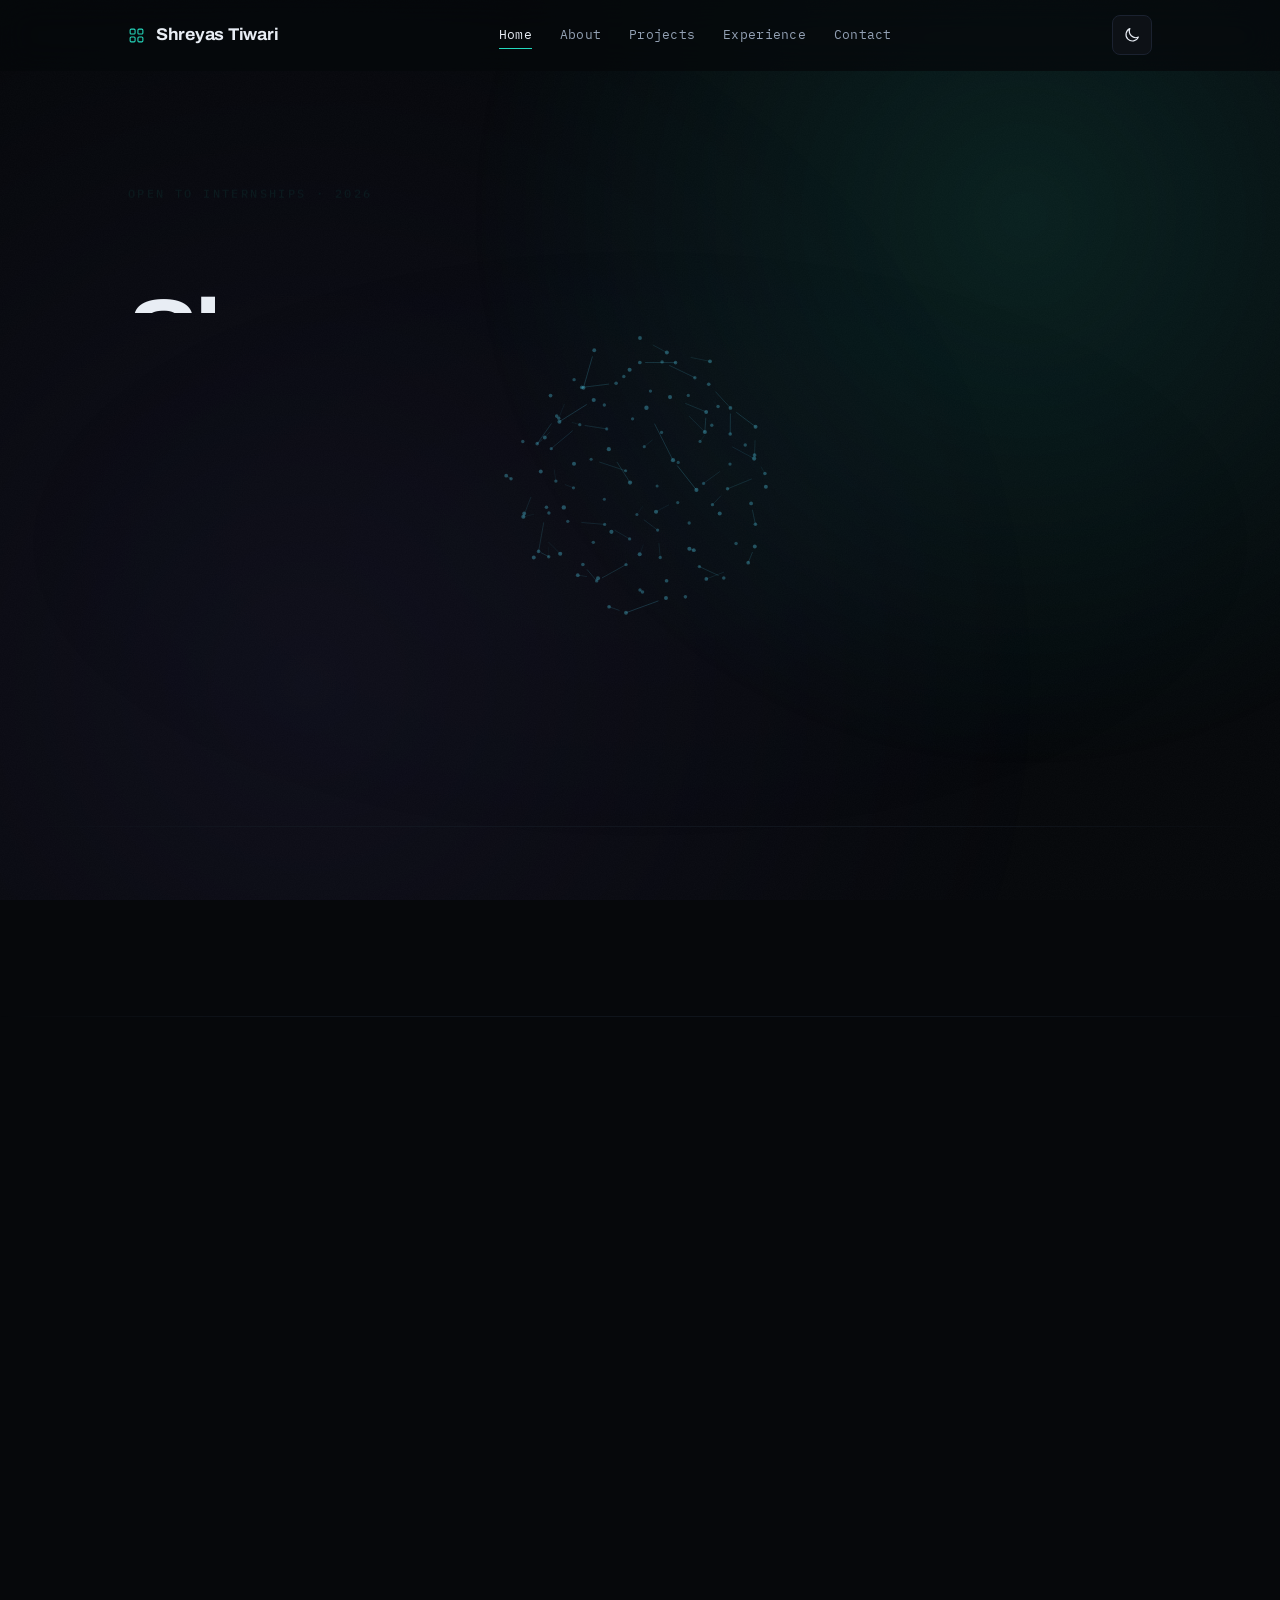
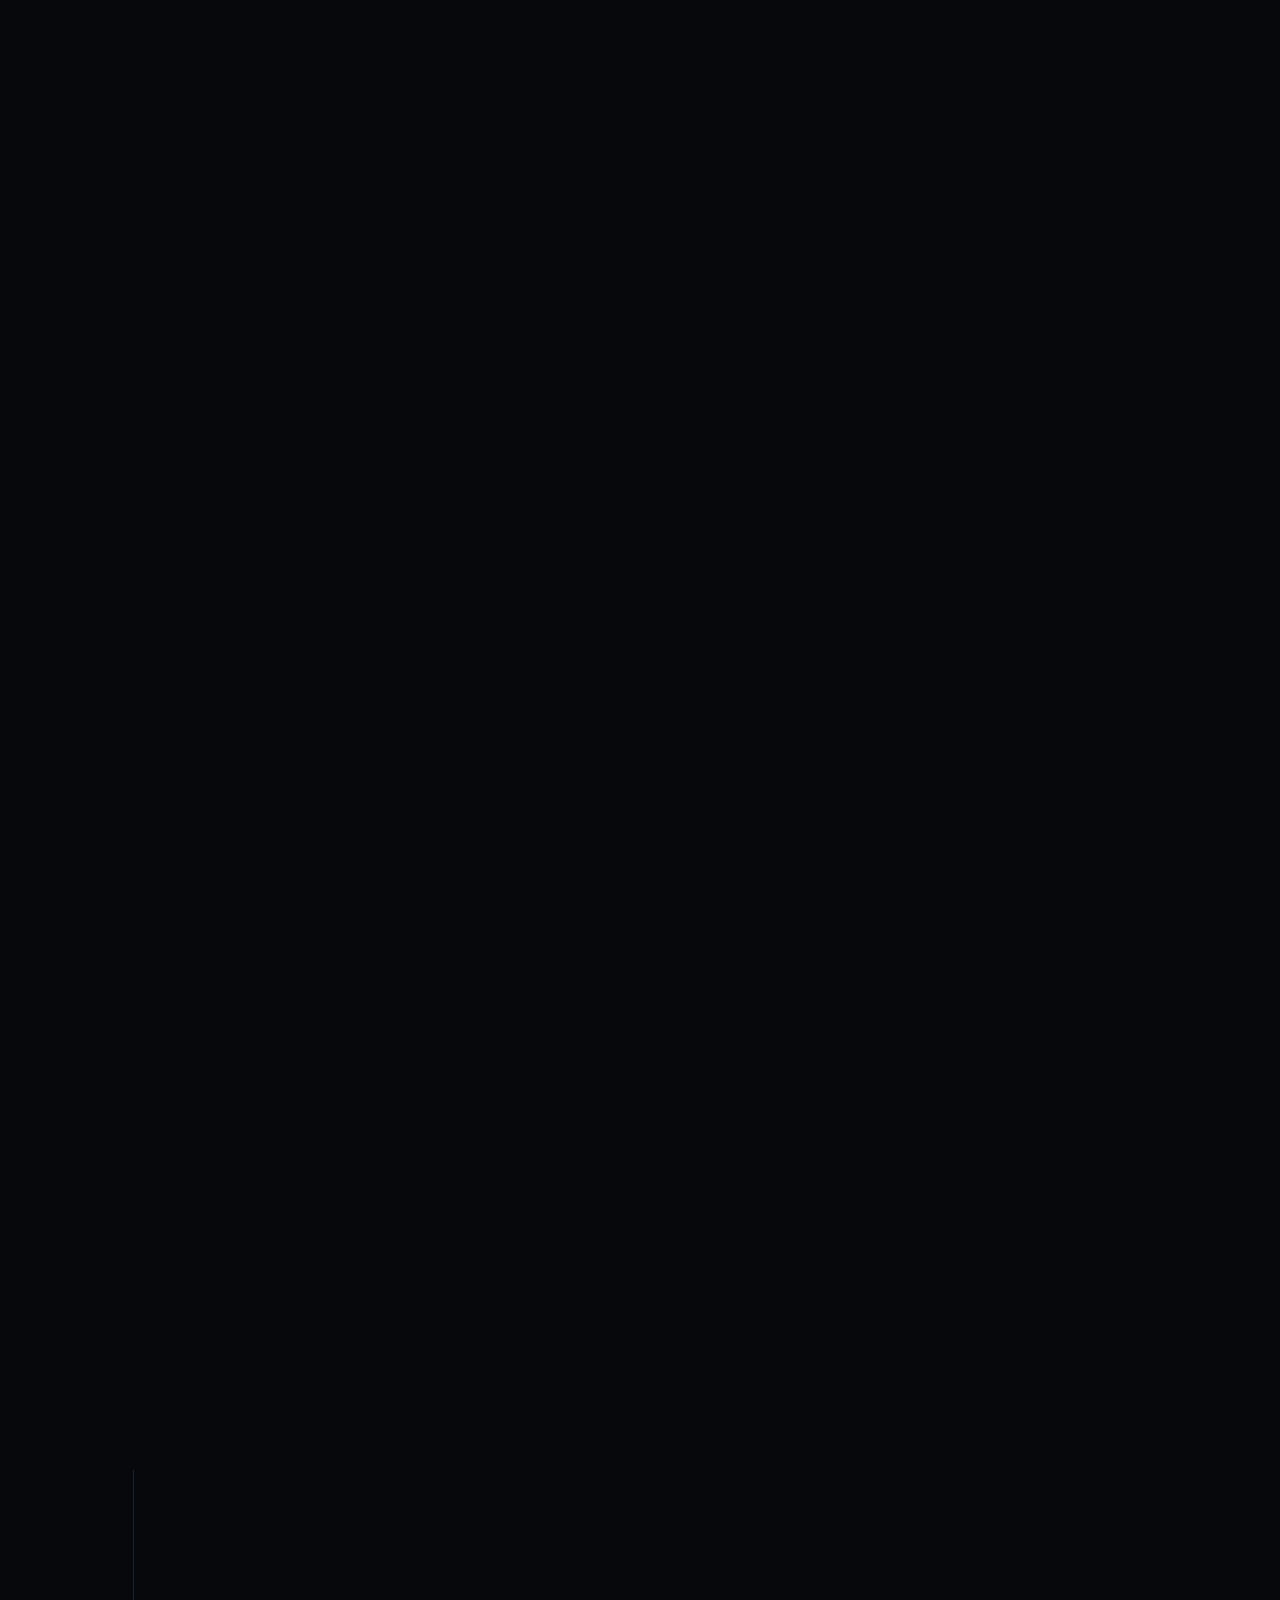
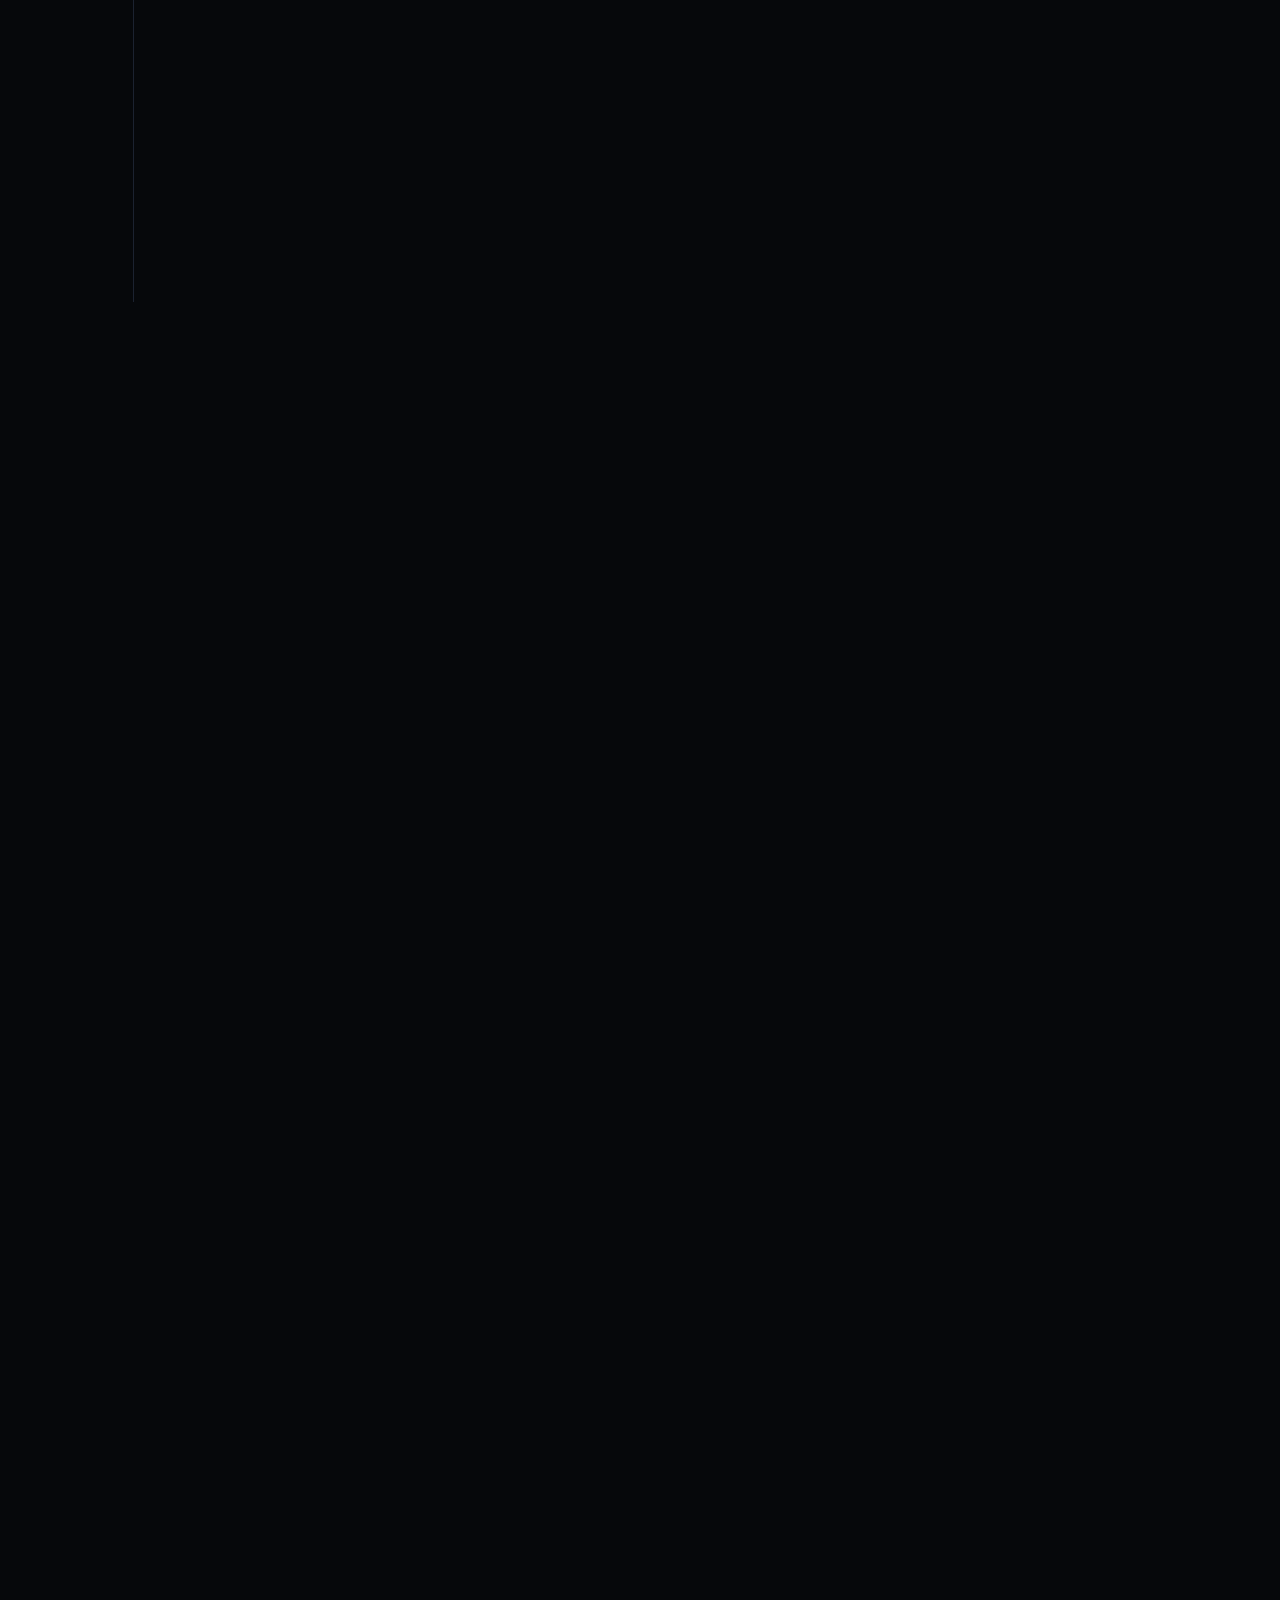
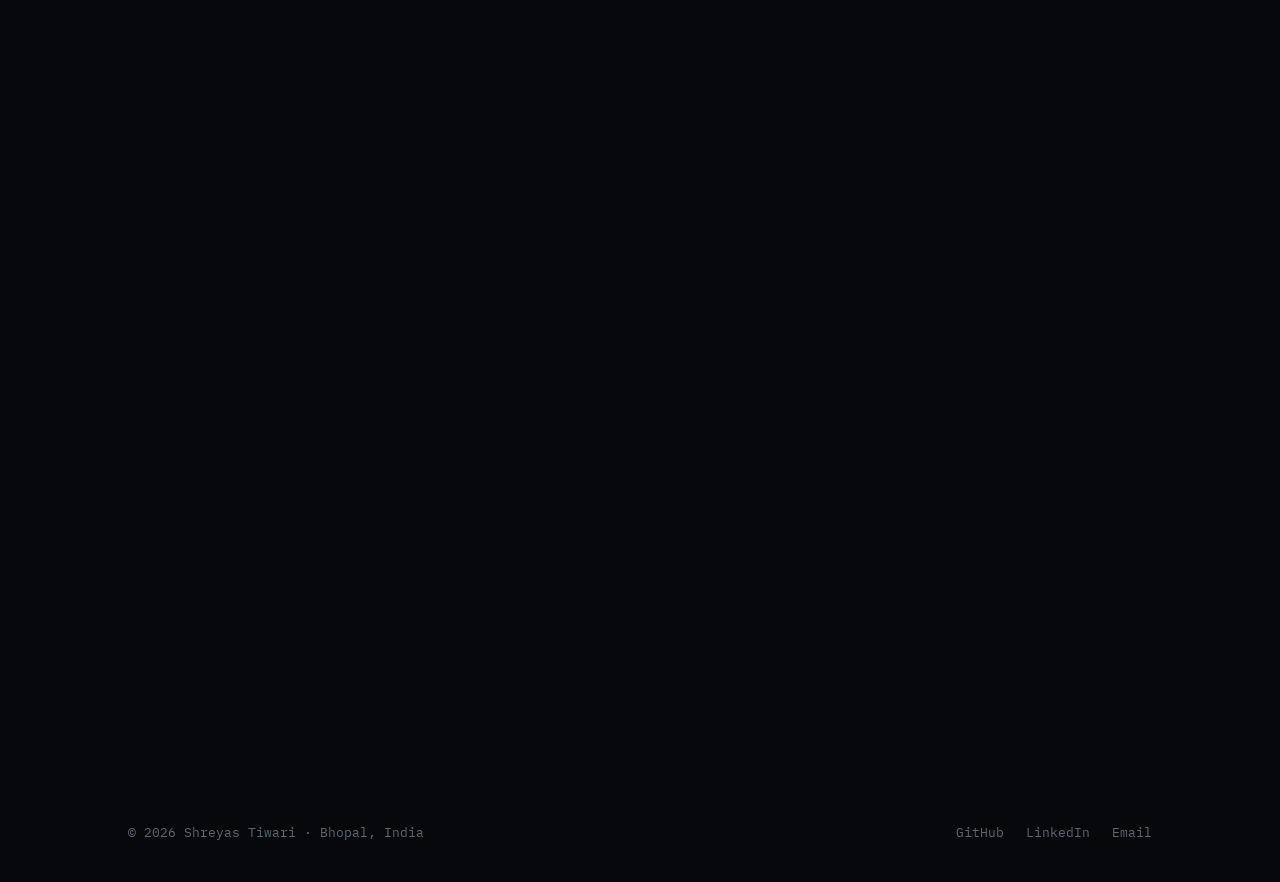
<file: about.html>
<!DOCTYPE html><html lang="en"><head><meta charset="UTF-8"><title>About &mdash; Shreyas Tiwari</title><link rel="canonical" href="index.html#about"><meta http-equiv="refresh" content="0; url=index.html#about"></head><body><p>This page has moved. <a href="index.html#about">Continue to About</a>.</p></body></html>
</file>
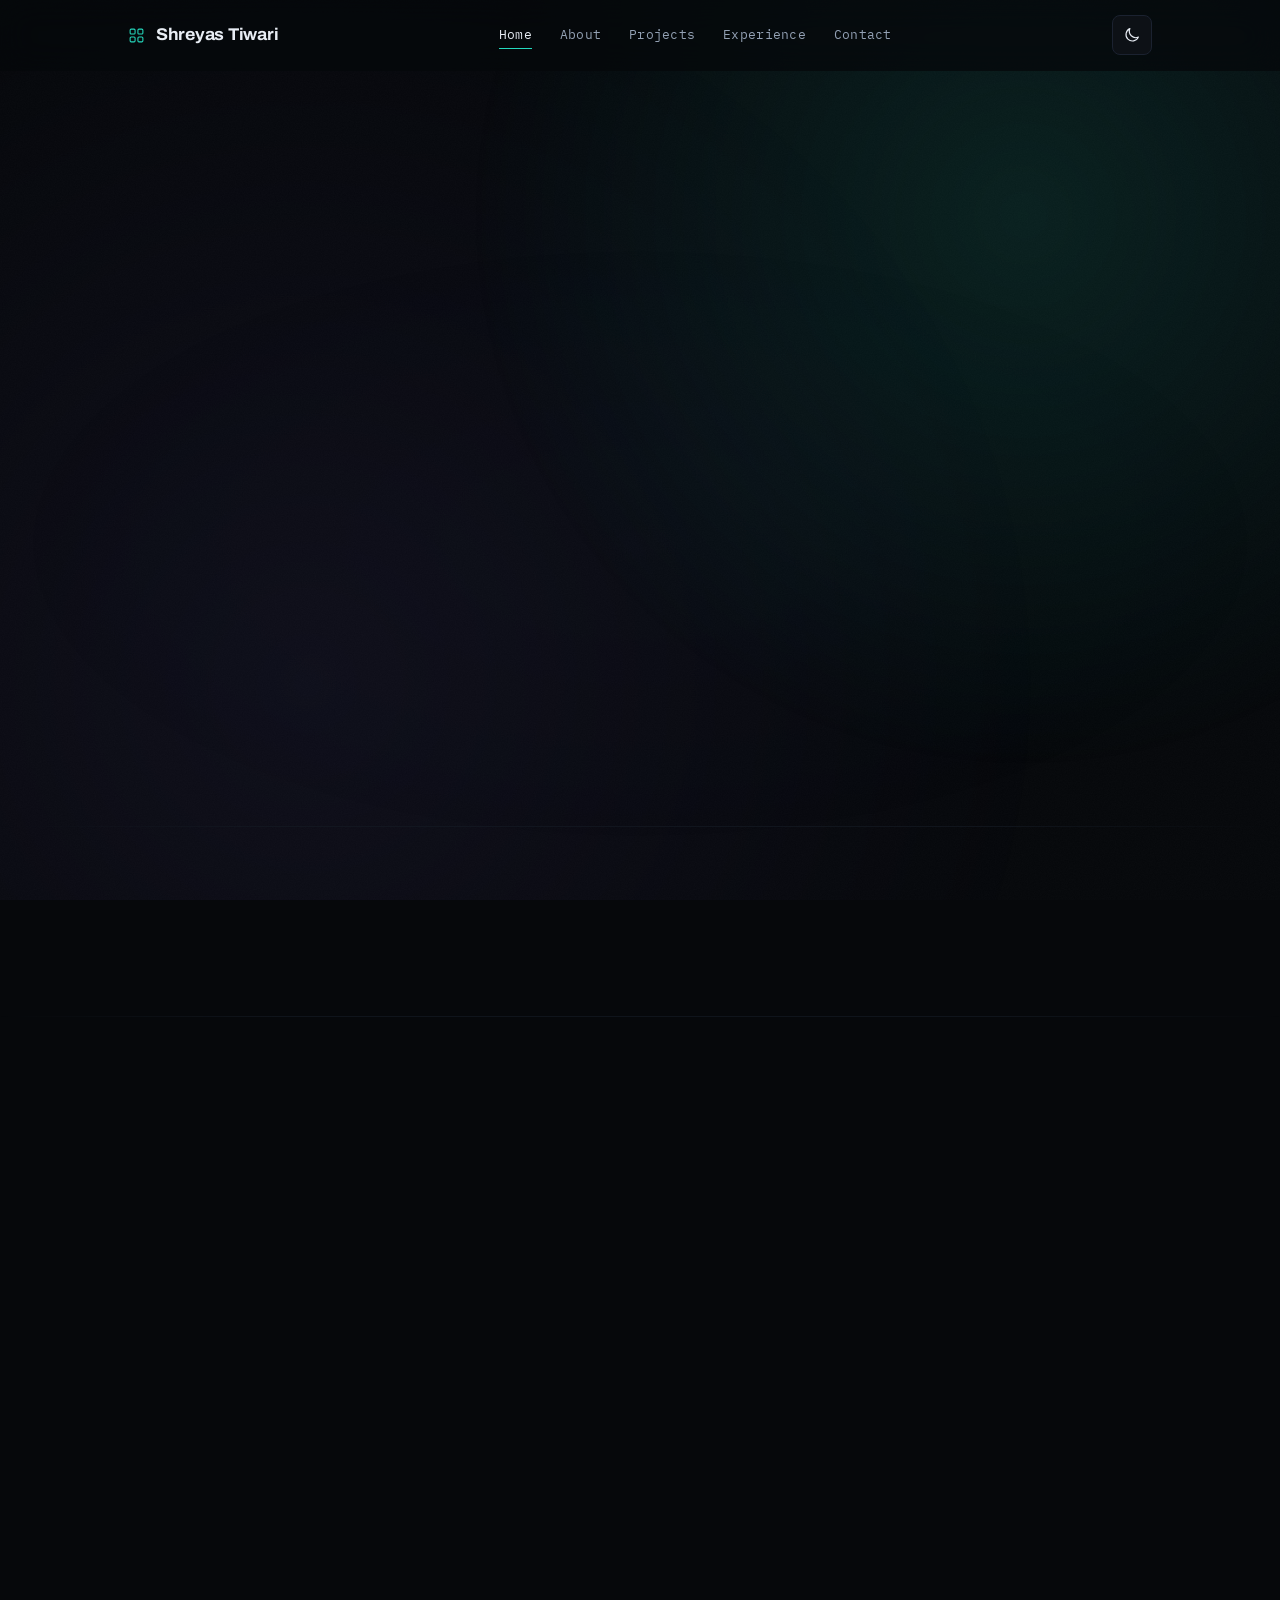
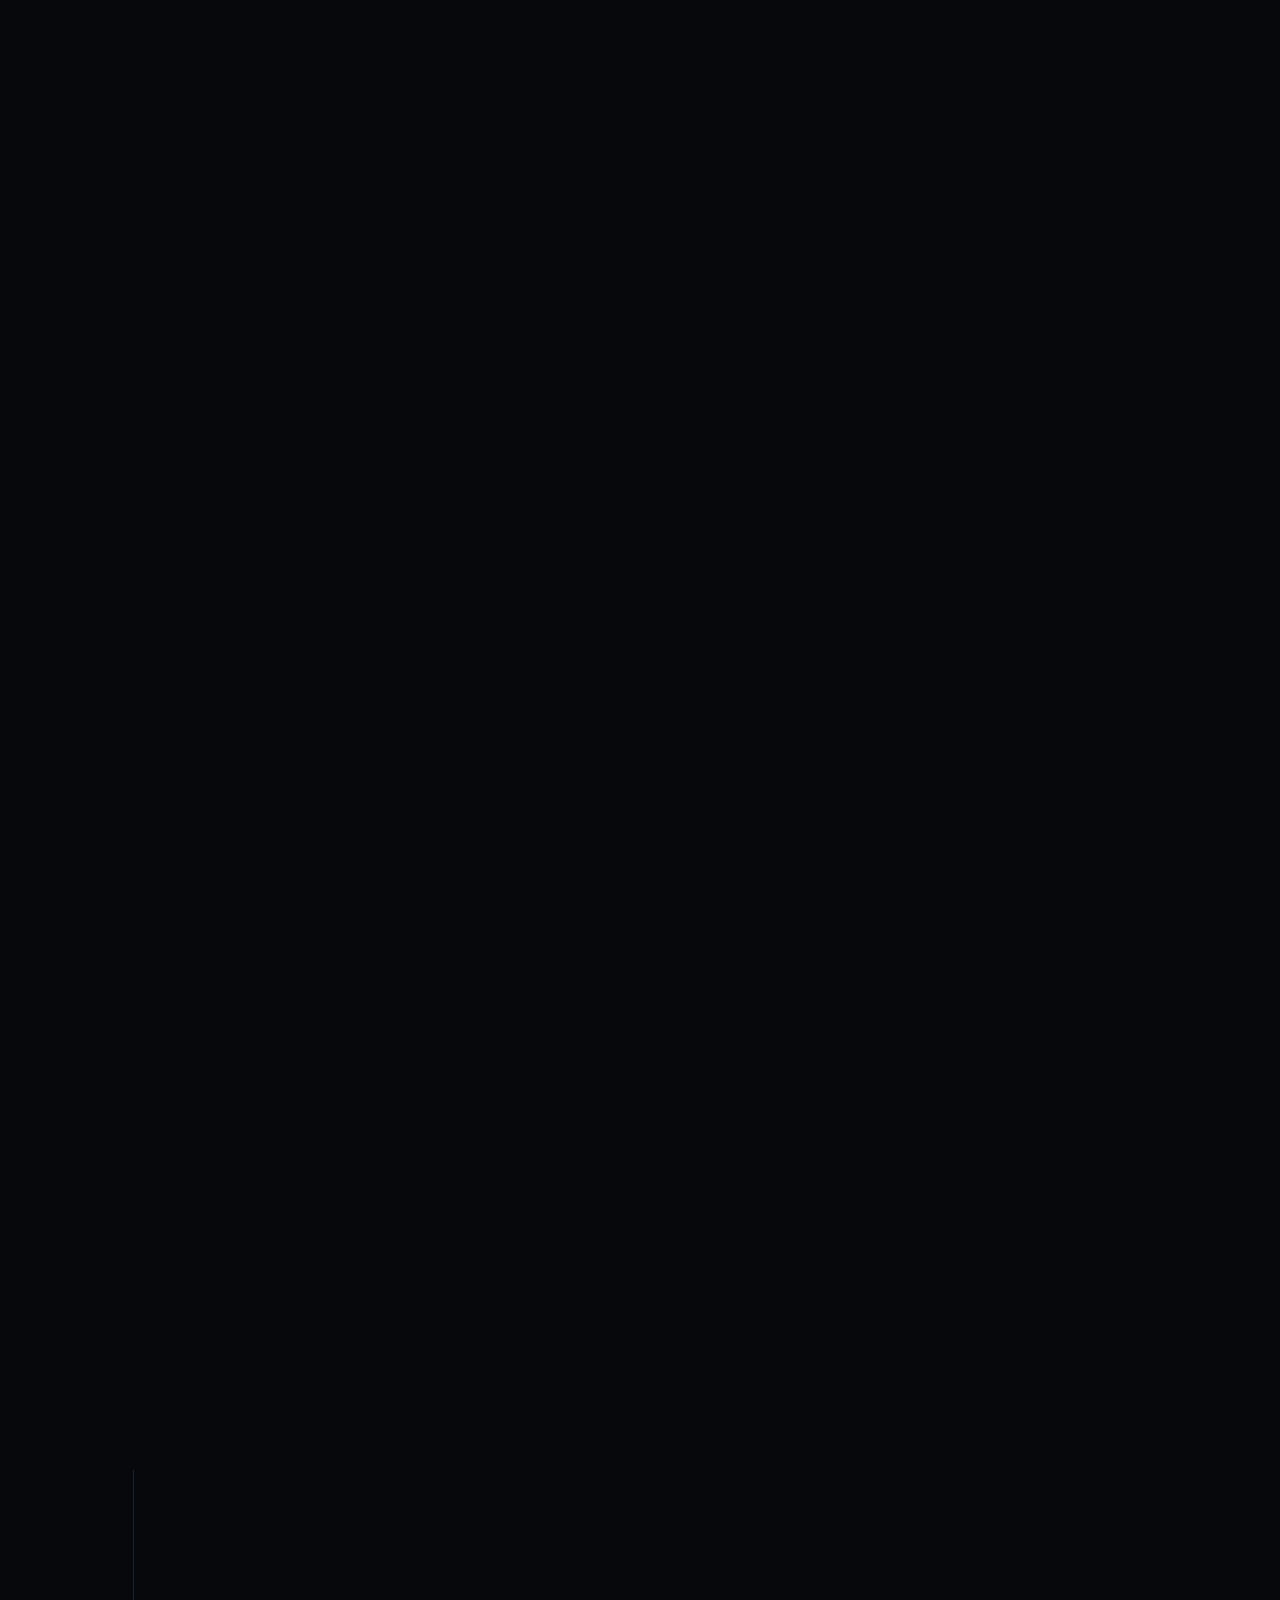
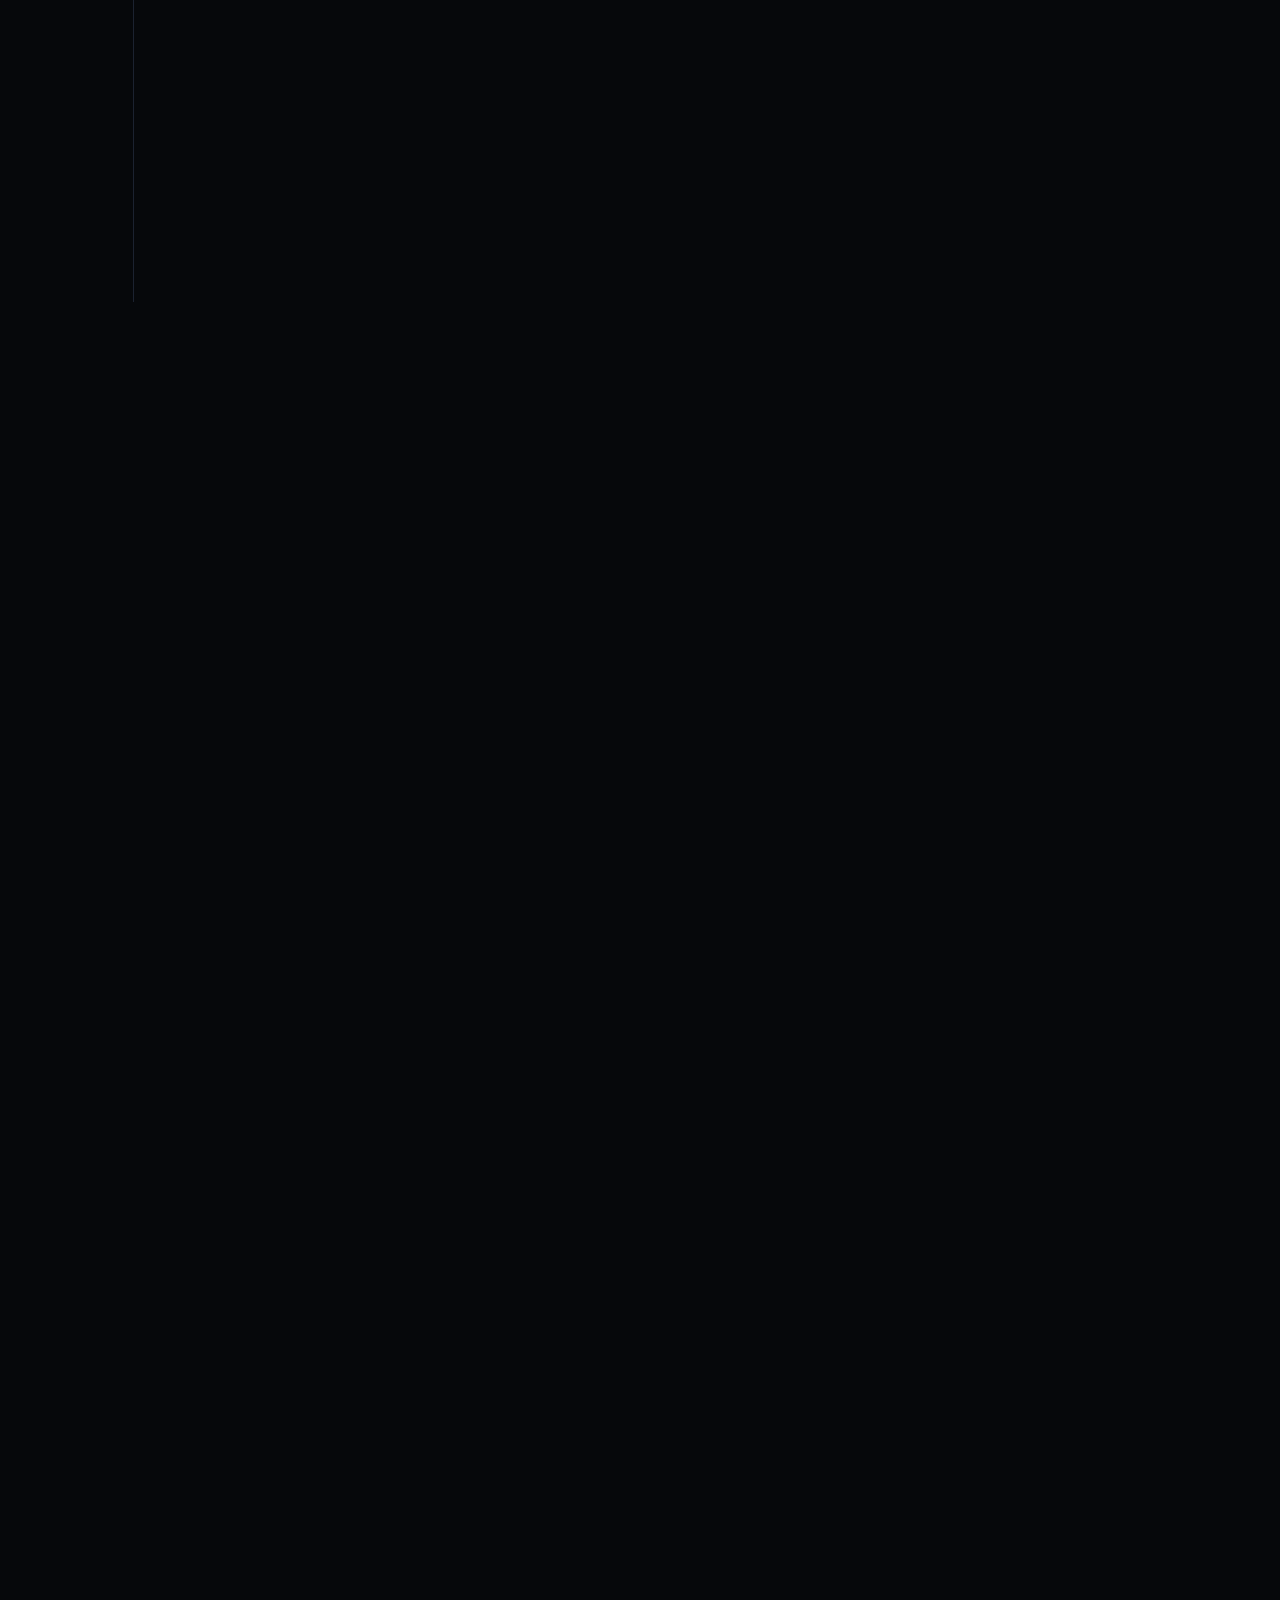
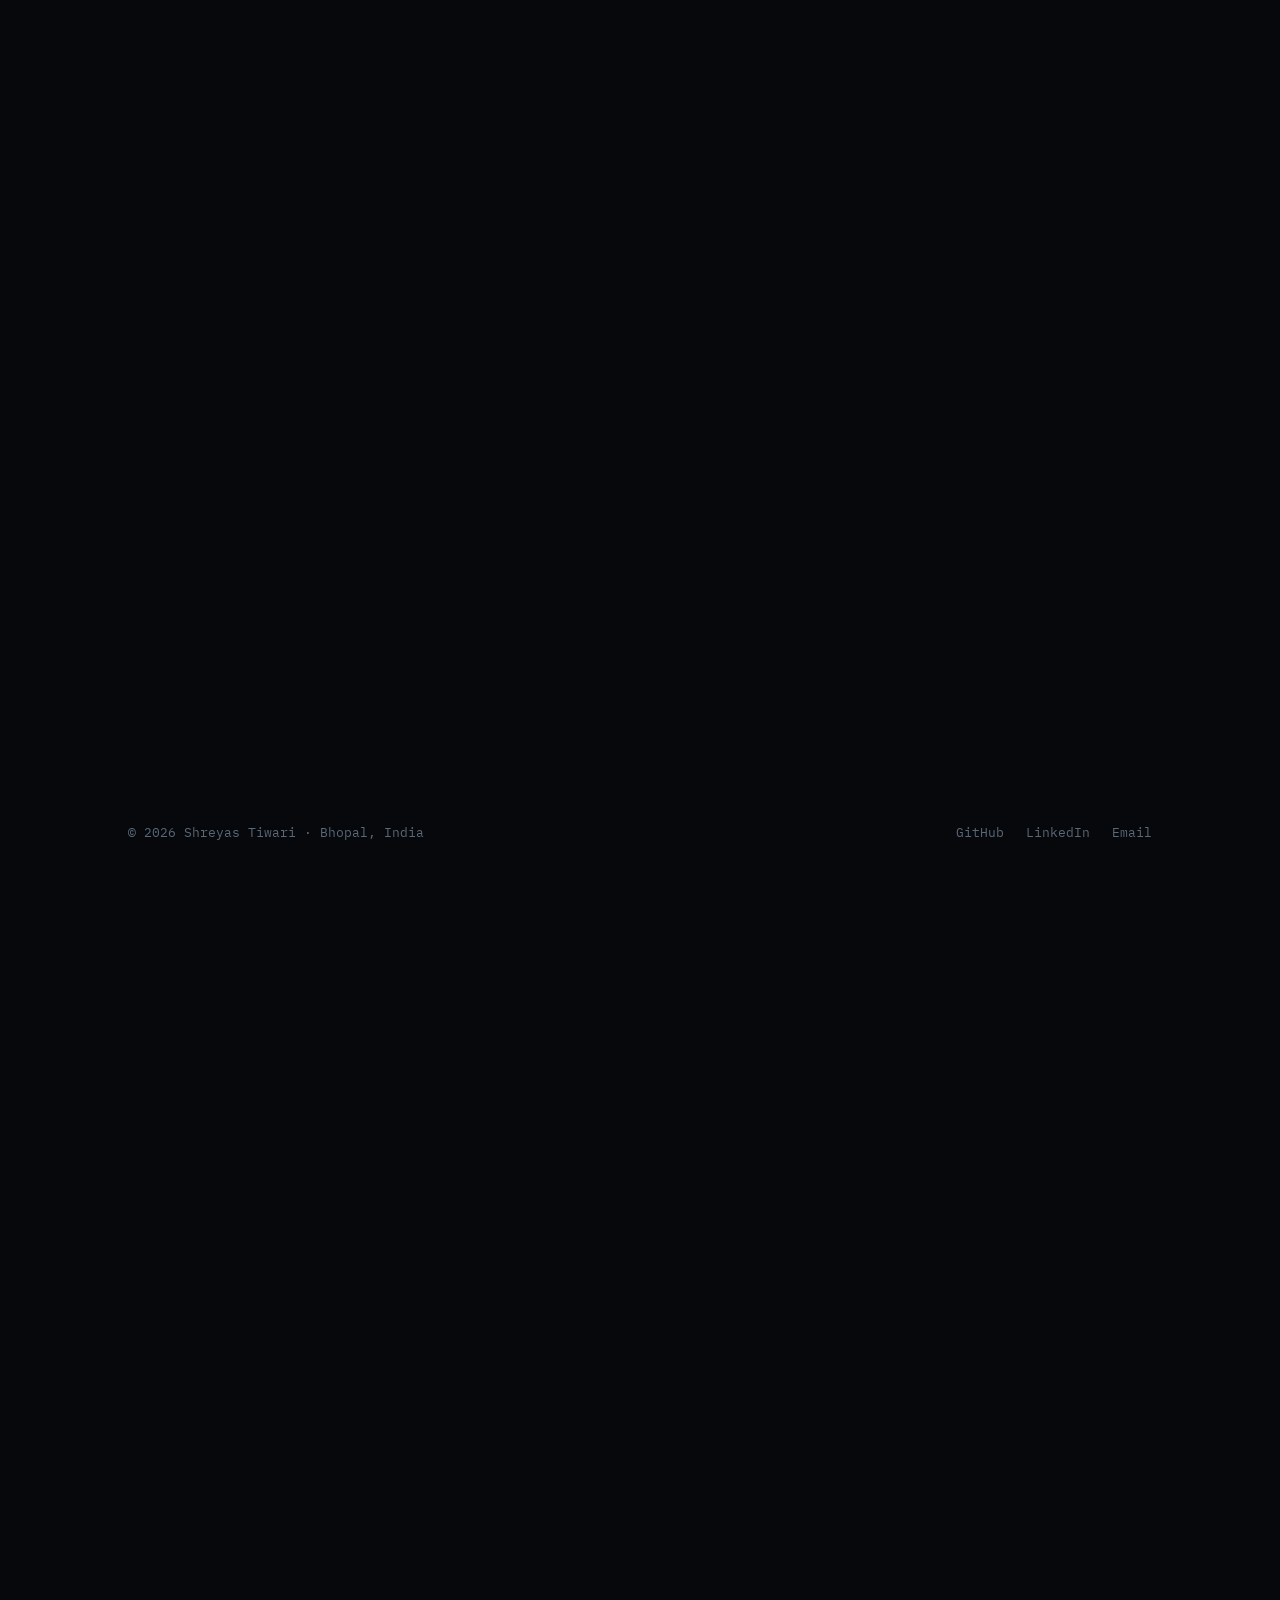
<file: contact.html>
<!DOCTYPE html><html lang="en"><head><meta charset="UTF-8"><title>Contact &mdash; Shreyas Tiwari</title><link rel="canonical" href="index.html#contact"><meta http-equiv="refresh" content="0; url=index.html#contact"></head><body><p>This page has moved. <a href="index.html#contact">Continue to Contact</a>.</p></body></html>
</file>
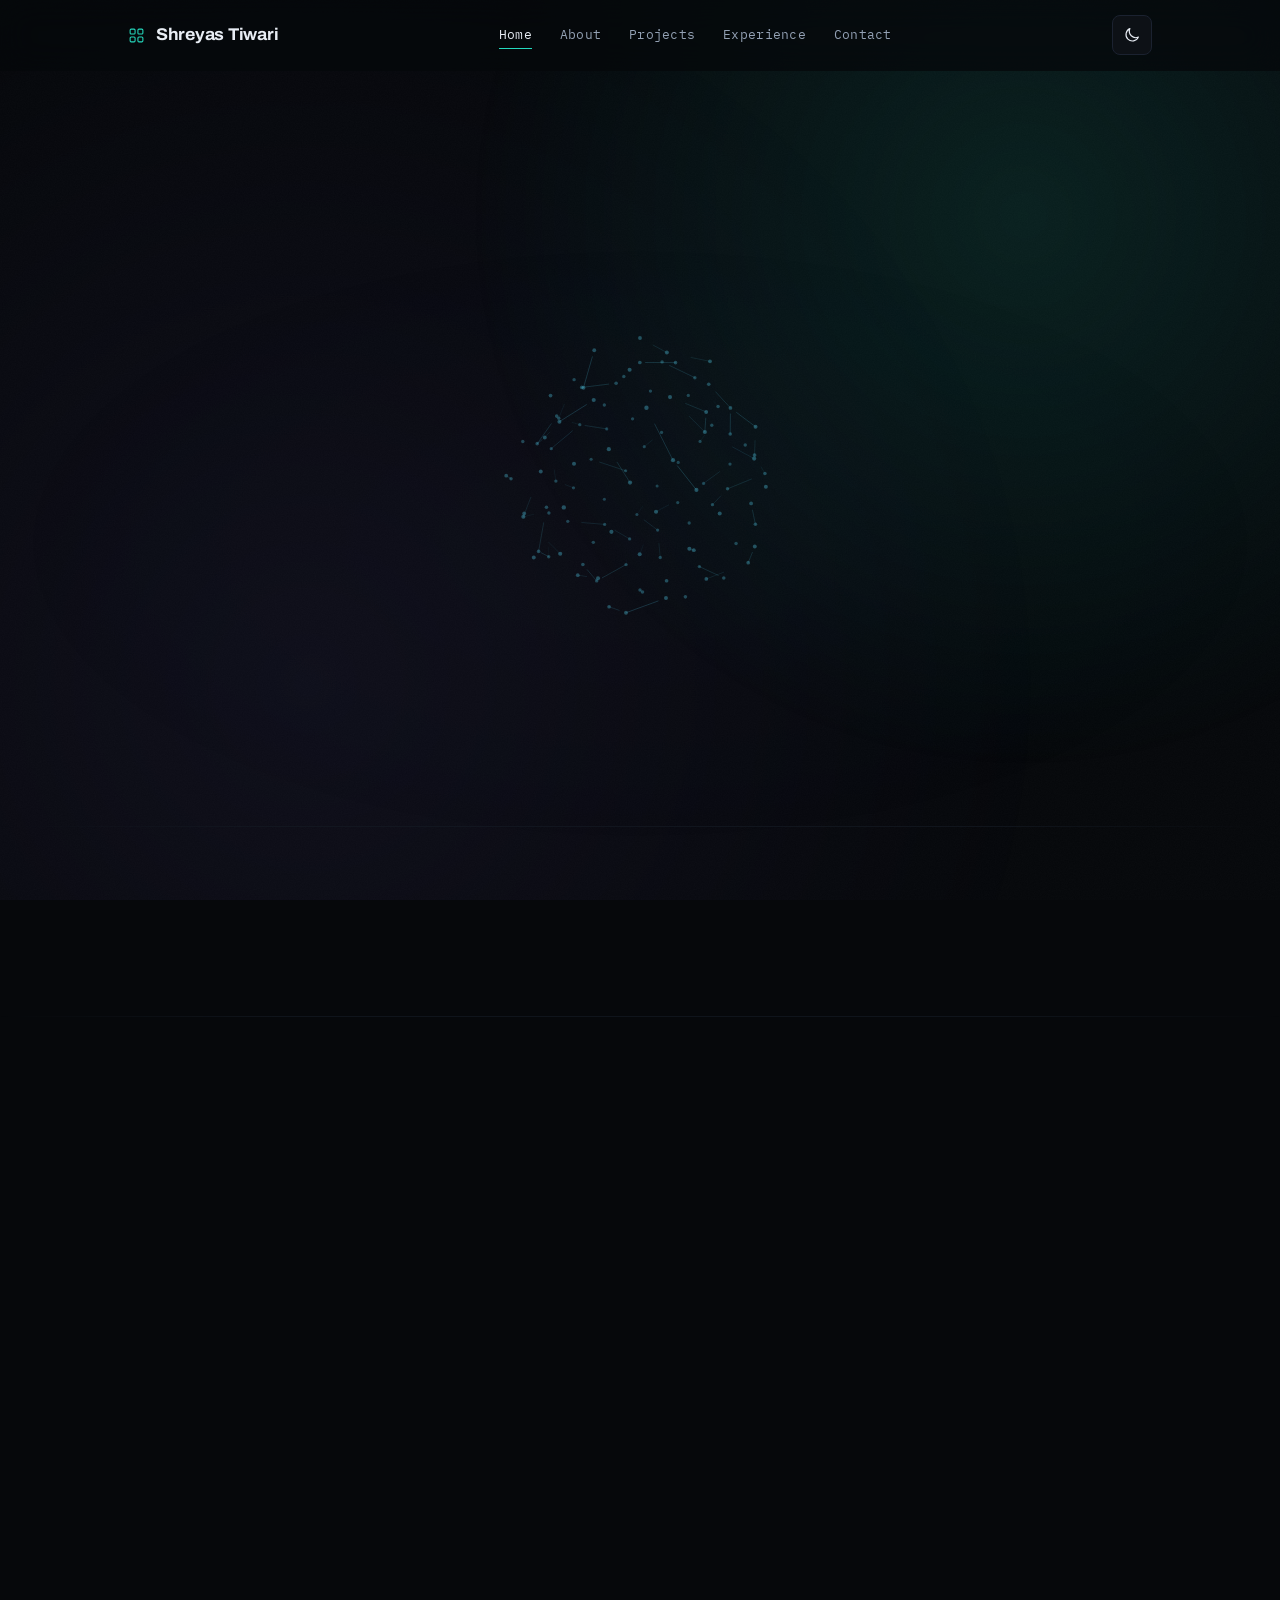
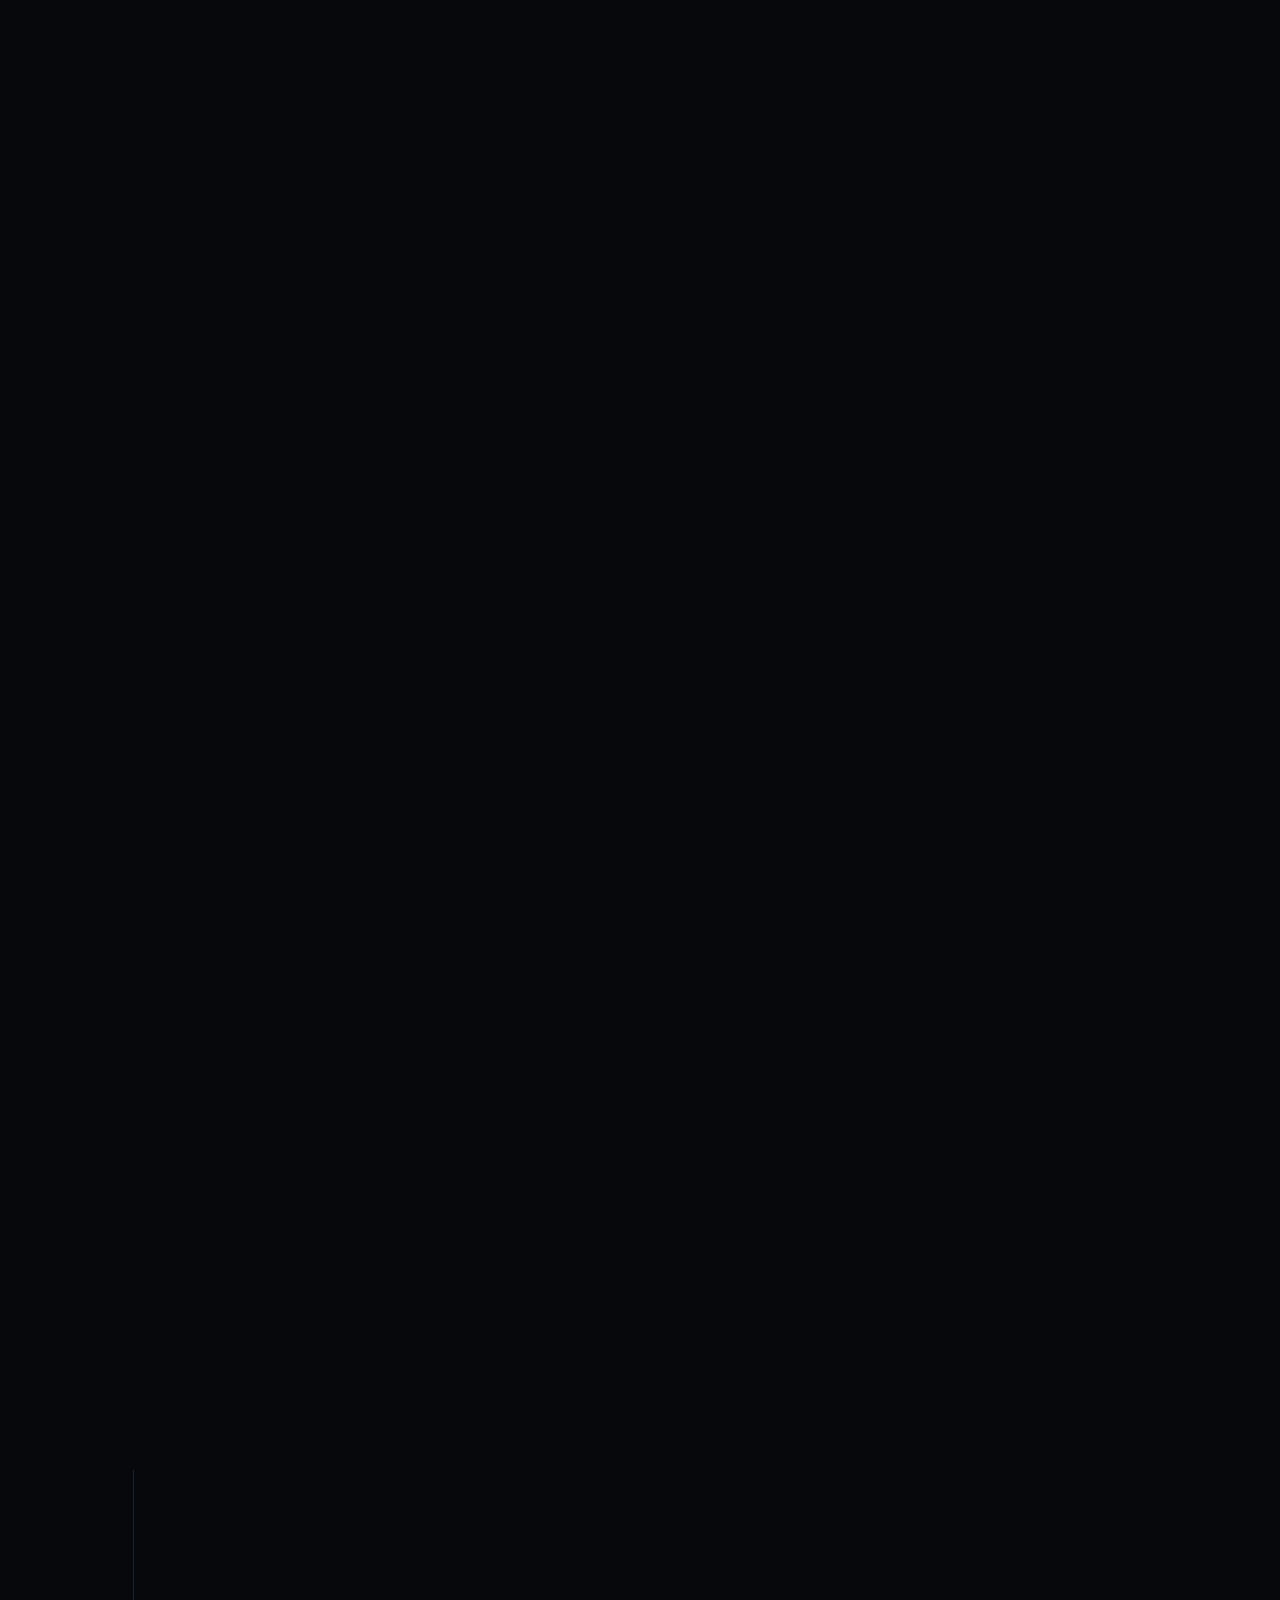
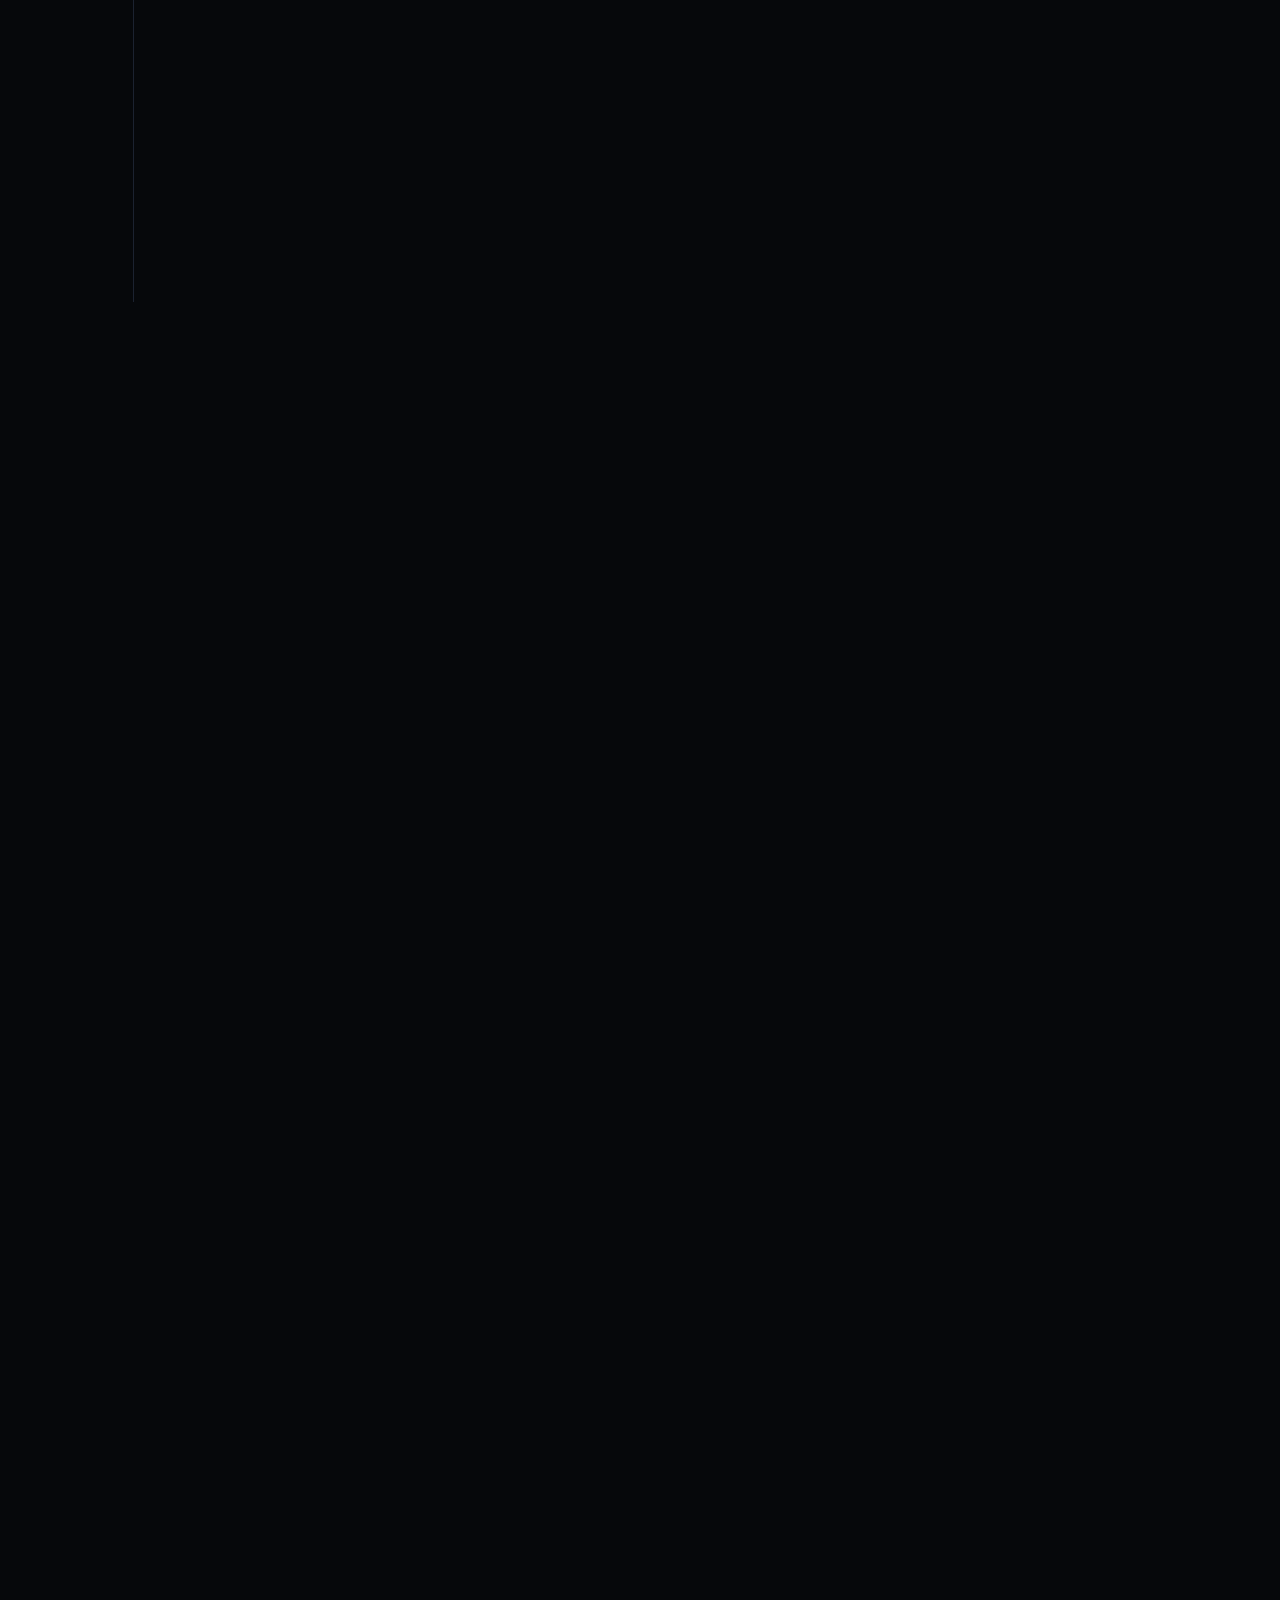
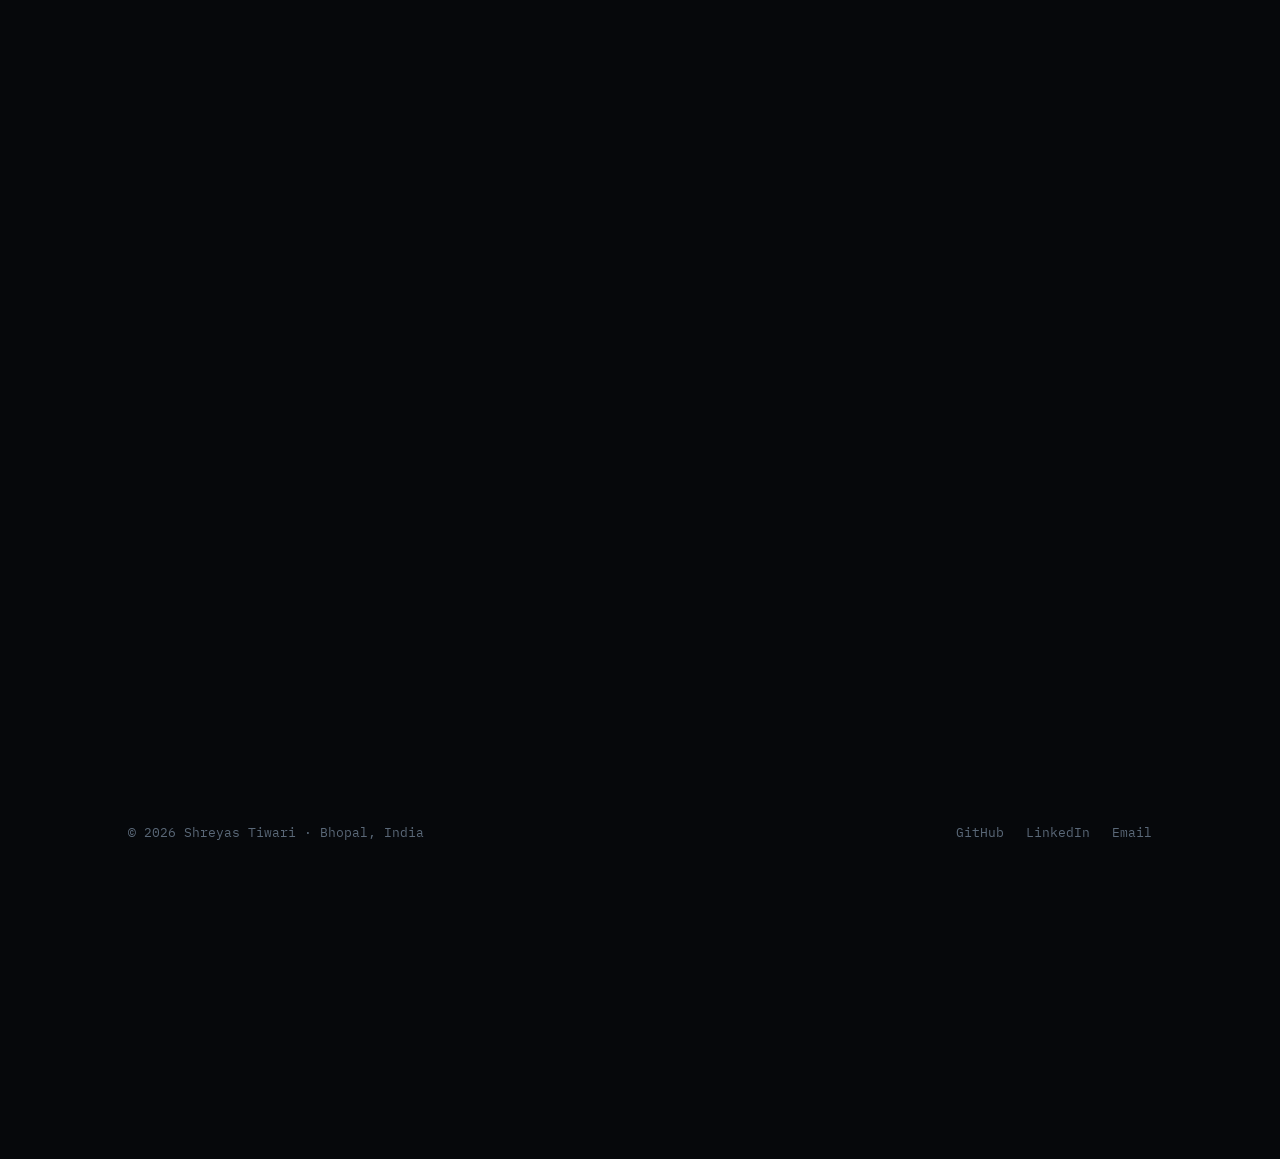
<file: experience.html>
<!DOCTYPE html><html lang="en"><head><meta charset="UTF-8"><title>Experience &mdash; Shreyas Tiwari</title><link rel="canonical" href="index.html#record"><meta http-equiv="refresh" content="0; url=index.html#record"></head><body><p>This page has moved. <a href="index.html#record">Continue to Experience</a>.</p></body></html>
</file>
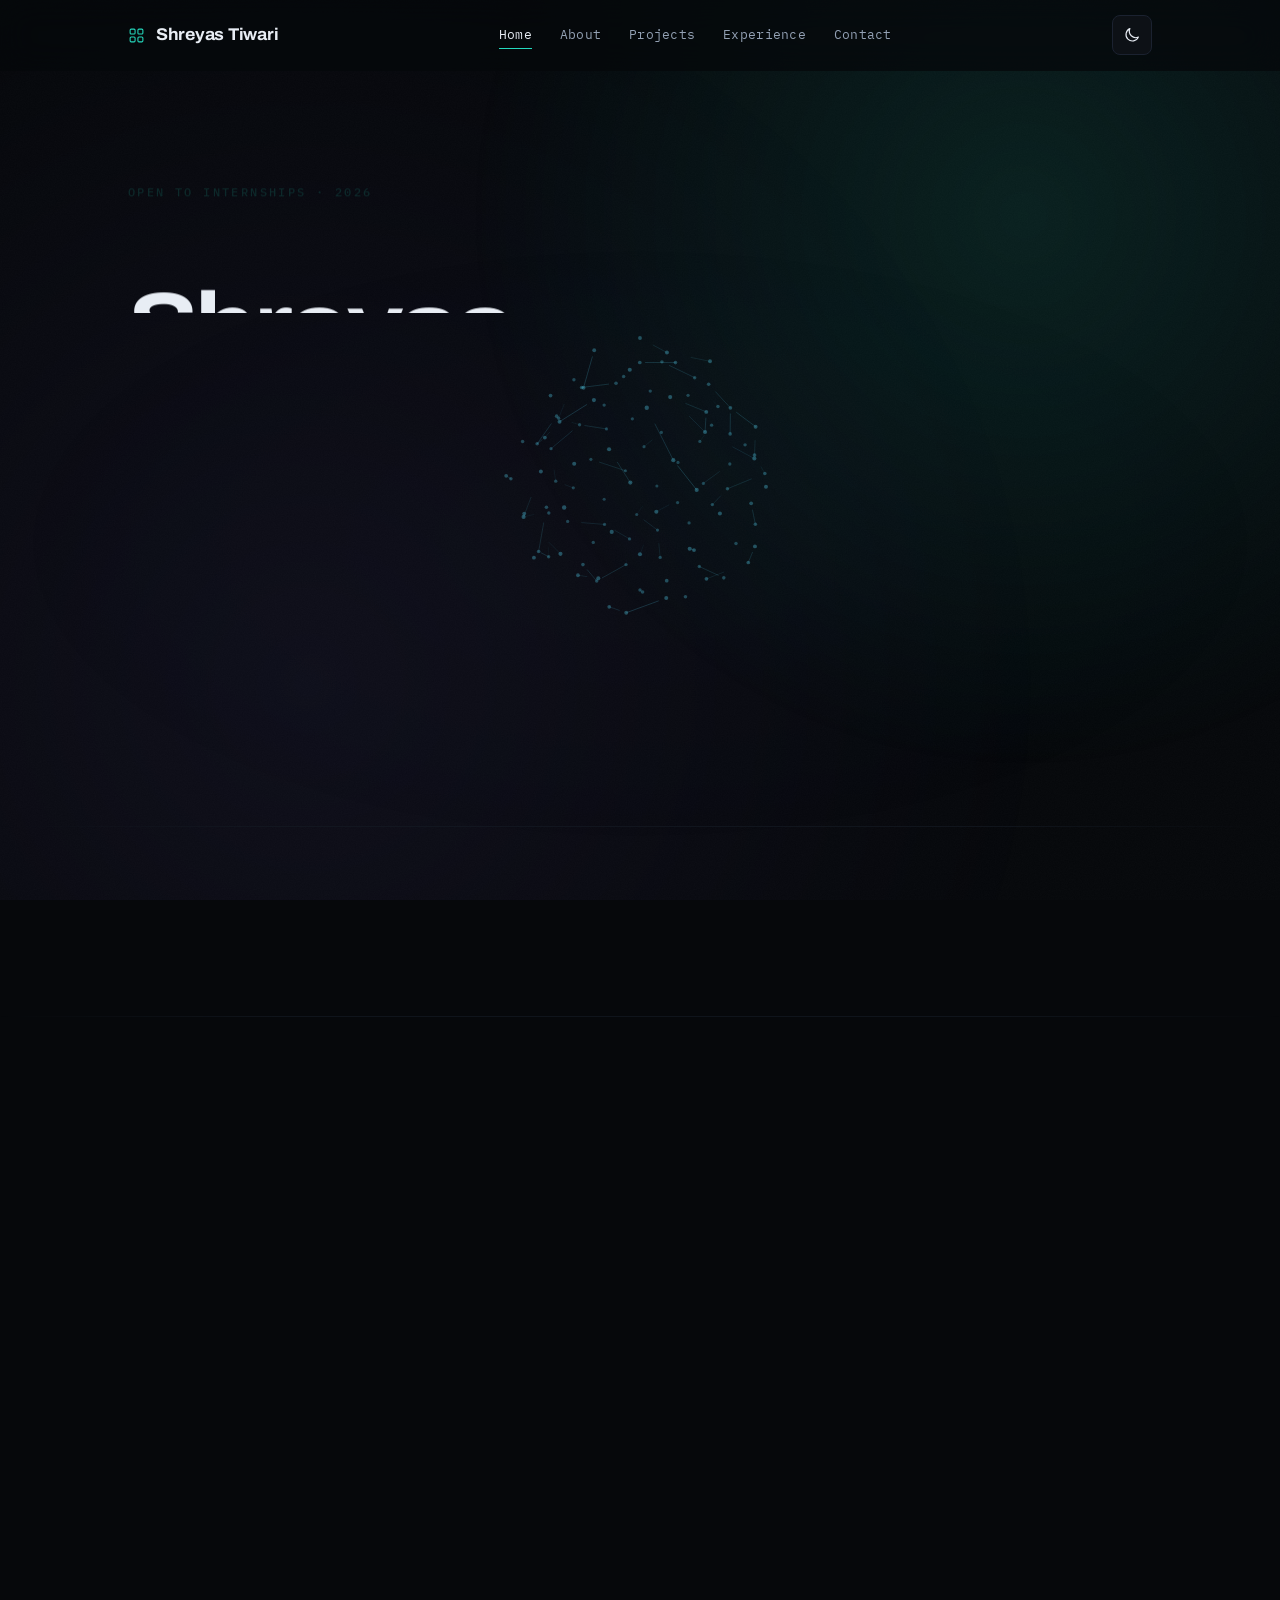
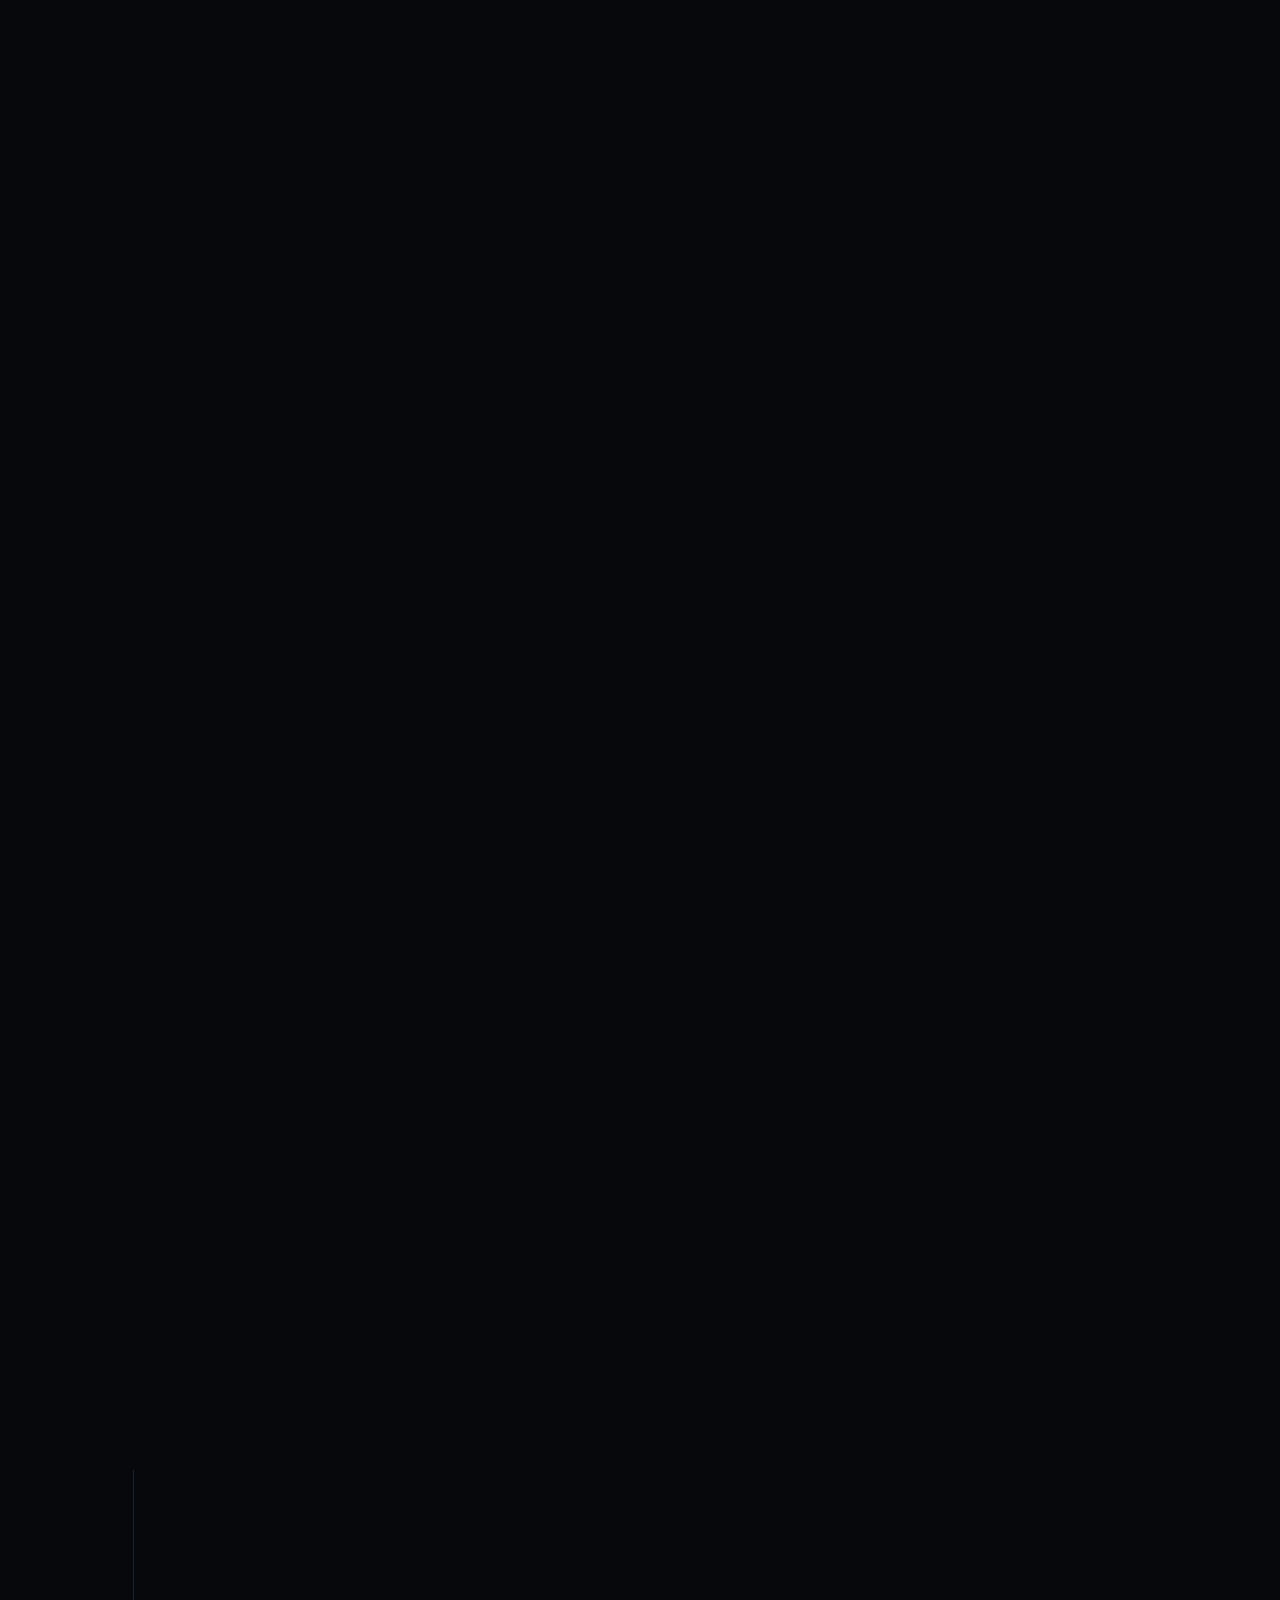
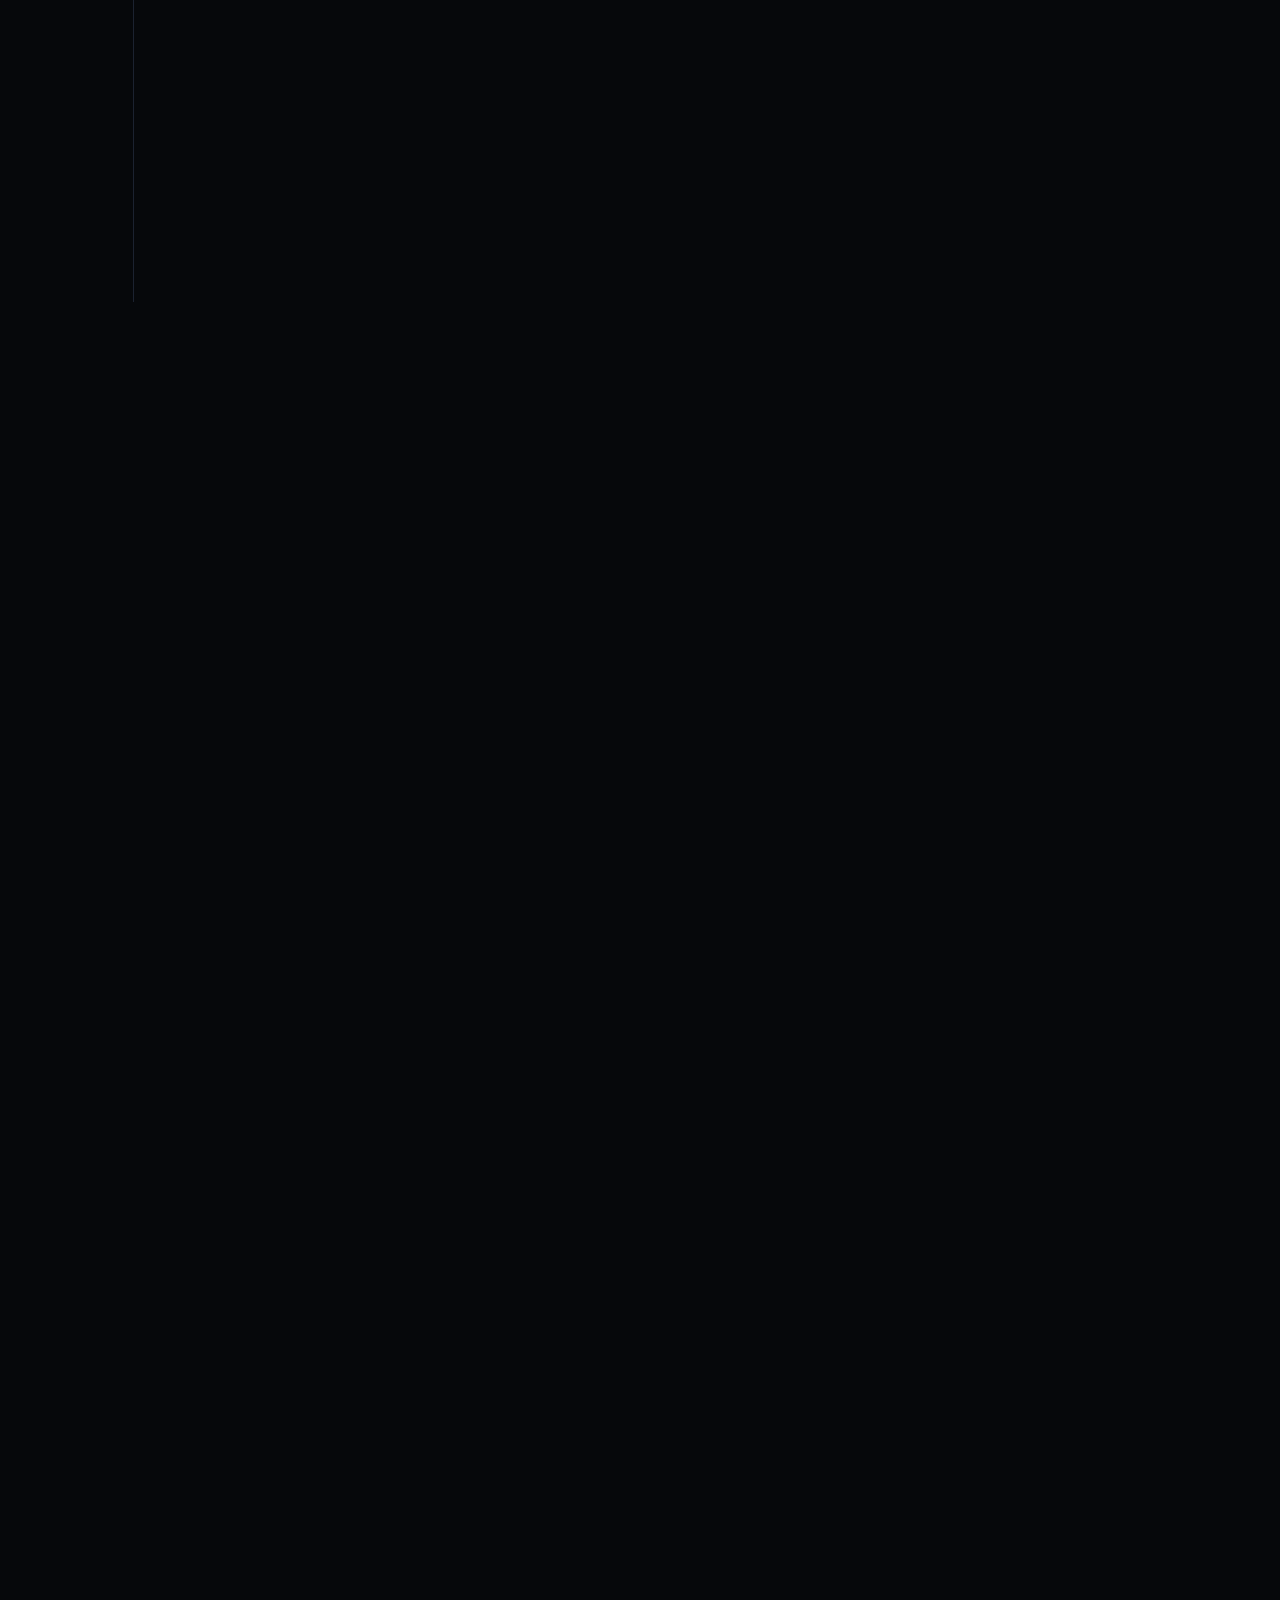
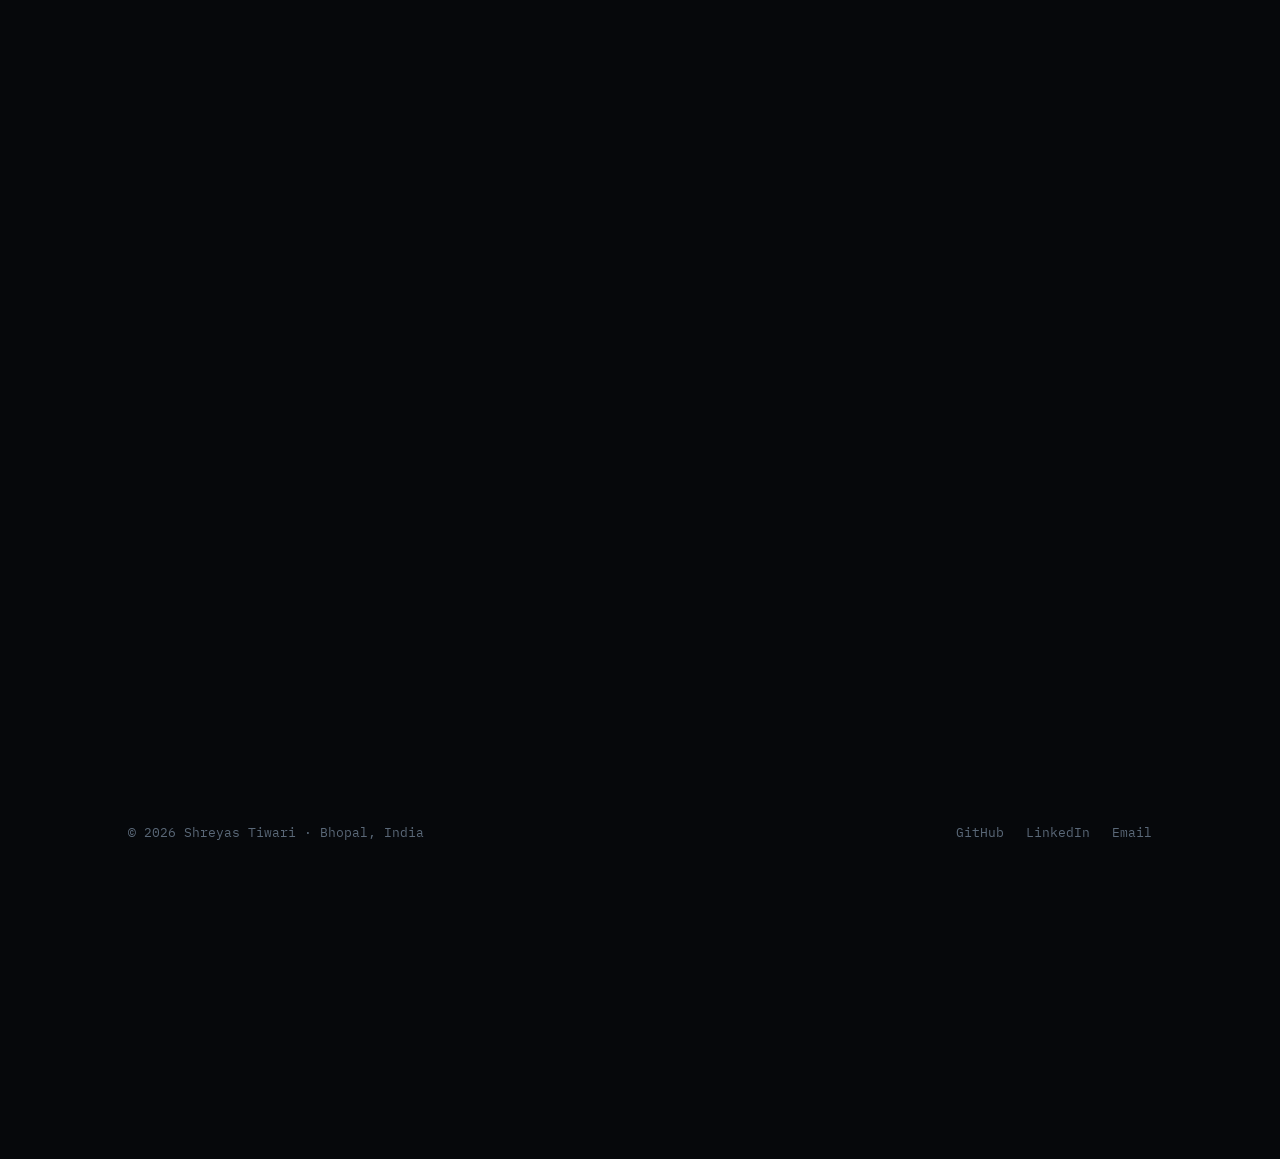
<file: projects.html>
<!DOCTYPE html><html lang="en"><head><meta charset="UTF-8"><title>Projects &mdash; Shreyas Tiwari</title><link rel="canonical" href="index.html#projects"><meta http-equiv="refresh" content="0; url=index.html#projects"></head><body><p>This page has moved. <a href="index.html#projects">Continue to Projects</a>.</p></body></html>
</file>
<file: style.css>
/* ============================================================
   Shreyas Tiwari — portfolio
   Type:  Archivo (display) / Source Sans 3 (body) / IBM Plex Mono (utility)
   Theme: dark by default, light via [data-theme="light"]
   ============================================================ */

:root,
[data-theme="dark"] {
  color-scheme: dark;

  --ink: #06080B;
  --surface: #0D1116;
  --surface-2: #121821;
  --line: #1B2230;
  --line-soft: #141A23;
  --mist: #93A1B4;
  --dim: #5A6878;
  --paper: #E8EDF4;

  --signal: #24D9BE;
  --pulse: #9B7BFF;
  --ember: #E9A845;

  --on-signal: #03110E;
  --head-bg: rgba(6, 8, 11, 0.76);
  --head-bg-solid: rgba(6, 8, 11, 0.93);
  --chip-bg: rgba(6, 8, 11, 0.5);
  --glow-a: rgba(155, 123, 255, 0.10);
  --glow-b: rgba(36, 217, 190, 0.065);
  --sheen: rgba(255, 255, 255, 0.42);
}

[data-theme="light"] {
  color-scheme: light;

  --ink: #F6F7F9;
  --surface: #FFFFFF;
  --surface-2: #EFF2F6;
  --line: #DCE1E9;
  --line-soft: #E7EBF1;
  --mist: #515C6B;
  --dim: #8B94A2;
  --paper: #0E141B;

  --signal: #0B8E7B;
  --pulse: #6242C9;
  --ember: #A8681A;

  --on-signal: #FFFFFF;
  --head-bg: rgba(246, 247, 249, 0.78);
  --head-bg-solid: rgba(246, 247, 249, 0.95);
  --chip-bg: rgba(255, 255, 255, 0.7);
  --glow-a: rgba(98, 66, 201, 0.055);
  --glow-b: rgba(11, 142, 123, 0.045);
  --sheen: rgba(255, 255, 255, 0.55);
}

:root {
  --display: 'Archivo', 'Helvetica Neue', Arial, sans-serif;
  --body: 'Source Sans 3', 'Segoe UI', system-ui, sans-serif;
  --mono: 'IBM Plex Mono', 'SF Mono', Consolas, monospace;

  --wrap: 1120px;
  --gutter: clamp(20px, 5vw, 48px);
  --radius: 14px;
  --radius-sm: 8px;
  --pad-block: clamp(76px, 11vw, 136px);
  --ease: cubic-bezier(0.22, 1, 0.36, 1);
  --ease-soft: cubic-bezier(0.4, 0, 0.2, 1);
}

*,
*::before,
*::after { box-sizing: border-box; }

html {
  scroll-behavior: smooth;
  -webkit-text-size-adjust: 100%;
}

body {
  margin: 0;
  background: var(--ink);
  color: var(--paper);
  font-family: var(--body);
  font-size: 17px;
  line-height: 1.62;
  -webkit-font-smoothing: antialiased;
  overflow-x: hidden;
  transition: background 0.5s var(--ease-soft), color 0.5s var(--ease-soft);
}

img { max-width: 100%; display: block; }
a { color: inherit; text-decoration: none; }
p { margin: 0; }
ul, ol { margin: 0; padding: 0; list-style: none; }

h1, h2, h3, h4 {
  font-family: var(--display);
  font-weight: 700;
  line-height: 1.08;
  letter-spacing: -0.022em;
  margin: 0;
}

:focus-visible {
  outline: 2px solid var(--signal);
  outline-offset: 3px;
  border-radius: 4px;
}

.sprite { position: absolute; width: 0; height: 0; overflow: hidden; }

.glyph {
  width: 1em;
  height: 1em;
  fill: none;
  stroke: currentColor;
  stroke-width: 1.5;
  stroke-linecap: round;
  stroke-linejoin: round;
  flex: none;
}

.wrap {
  width: 100%;
  max-width: var(--wrap);
  margin-inline: auto;
  padding-inline: var(--gutter);
  position: relative;
  z-index: 1;
}

.skip {
  position: absolute;
  left: -9999px;
  top: 0;
  background: var(--signal);
  color: var(--on-signal);
  padding: 10px 18px;
  font-family: var(--mono);
  font-size: 13px;
  z-index: 99;
}
.skip:focus { left: 12px; top: 12px; }

/* ============================================================
   Atmosphere — one continuous environment behind every page.
   All motion is transform + opacity only. Driven by
   atmosphere.js writing the custom properties below.
   ============================================================ */

.stage {
  position: fixed;
  inset: 0;
  z-index: 0;
  pointer-events: none;
  overflow: hidden;
  contain: layout paint;
}

.stage-rig {
  position: absolute;
  inset: 0;
  transform: perspective(var(--cam-p, 1100px)) translate3d(0, var(--cam-y, 0vh), var(--cam-z, 0px)) scale(var(--cam-s, 1));
  will-change: transform;
}

.field {
  position: absolute;
  inset: 0;
  width: 100%;
  height: 100%;
  opacity: 0;
}

.field.is-live { opacity: 1; }

:root { --field-a: 1; }
[data-theme="light"] { --field-a: 0.52; }

.atmos {
  position: absolute;
  inset: 0;
  pointer-events: none;
  overflow: hidden;

  --l-x: 30vw; --l-y: -26vh; --l-s: 1;    --l-o: 0.4;
  --d-x: -26vw; --d-y: 26vh; --d-s: 1.2;  --d-o: 0.26;
  --v-o: 0.14; --v-y: 0vh;
  --g-o: 0;    --g-y: 0vh;
  --w-o: 0;

  --tint-light: rgba(36, 217, 190, 0.30);
  --tint-deep: rgba(155, 123, 255, 0.26);
  --tint-veil: rgba(150, 190, 220, 0.10);
  --tint-warm: rgba(36, 217, 190, 0.06);
  --grain-o: 0.05;
  --grid-line: rgba(190, 215, 235, 0.055);
}

[data-theme="light"] .atmos {
  --tint-light: rgba(11, 142, 123, 0.14);
  --tint-deep: rgba(98, 66, 201, 0.10);
  --tint-veil: rgba(90, 120, 150, 0.07);
  --tint-warm: rgba(11, 142, 123, 0.035);
  --grain-o: 0.028;
  --grid-line: rgba(30, 50, 70, 0.05);
}

.atmos-orb {
  position: absolute;
  top: 50%;
  left: 50%;
  border-radius: 50%;
  will-change: transform, opacity;
  backface-visibility: hidden;
}

.atmos-light {
  width: 108vmax;
  height: 108vmax;
  background: radial-gradient(circle at 50% 50%, var(--tint-light) 0%, transparent 58%);
  opacity: var(--l-o);
  transform: translate3d(calc(-50% + var(--l-x)), calc(-50% + var(--l-y)), 0) scale(var(--l-s));
}

.atmos-deep {
  width: 128vmax;
  height: 128vmax;
  background: radial-gradient(circle at 50% 50%, var(--tint-deep) 0%, transparent 55%);
  opacity: var(--d-o);
  transform: translate3d(calc(-50% + var(--d-x)), calc(-50% + var(--d-y)), 0) scale(var(--d-s));
}

.atmos-veil {
  position: absolute;
  top: -30%;
  left: -20%;
  width: 140%;
  height: 160%;
  background: radial-gradient(70% 42% at 50% 50%, var(--tint-veil) 0%, transparent 68%);
  opacity: var(--v-o);
  transform: translate3d(0, var(--v-y), 0);
  will-change: transform, opacity;
}

.atmos-warm {
  position: absolute;
  inset: 0;
  background: linear-gradient(168deg, transparent 30%, var(--tint-warm) 100%);
  opacity: var(--w-o);
  will-change: opacity;
}

.atmos-grid {
  position: absolute;
  inset: -10% -10% -10% -10%;
  background-image:
    linear-gradient(to right, var(--grid-line) 1px, transparent 1px),
    linear-gradient(to bottom, var(--grid-line) 1px, transparent 1px);
  background-size: 72px 72px;
  opacity: var(--g-o);
  transform: translate3d(0, var(--g-y), 0);
  -webkit-mask-image: radial-gradient(62% 52% at 50% 45%, #000 0%, transparent 78%);
  mask-image: radial-gradient(62% 52% at 50% 45%, #000 0%, transparent 78%);
  will-change: transform, opacity;
}

.atmos-grain {
  position: absolute;
  inset: 0;
  opacity: var(--grain-o);
  background-image: url("data:image/svg+xml,%3Csvg xmlns='http://www.w3.org/2000/svg' width='220' height='220'%3E%3Cfilter id='n'%3E%3CfeTurbulence type='fractalNoise' baseFrequency='0.85' numOctaves='3' stitchTiles='stitch'/%3E%3CfeColorMatrix type='saturate' values='0'/%3E%3C/filter%3E%3Crect width='220' height='220' filter='url(%23n)' opacity='0.55'/%3E%3C/svg%3E");
  background-repeat: repeat;
}

.atmos-orb,
.atmos-veil,
.atmos-warm,
.atmos-grid {
  transition: opacity 0.6s var(--ease-soft);
}

.atmos.is-live .atmos-orb,
.atmos.is-live .atmos-veil,
.atmos.is-live .atmos-warm,
.atmos.is-live .atmos-grid {
  transition: none;
}

@media (max-width: 760px) {
  .atmos { --grain-o: 0.035; }
  .atmos-grid { background-size: 54px 54px; }
  .atmos-veil { width: 170%; left: -35%; }
}

@media (prefers-reduced-motion: reduce) {
  .atmos-orb,
  .atmos-veil,
  .atmos-warm,
  .atmos-grid { transition: none; }
}

/* ---------- eyebrow ---------- */

.eyebrow {
  font-family: var(--mono);
  font-size: 12px;
  font-weight: 500;
  letter-spacing: 0.2em;
  text-transform: uppercase;
  color: var(--signal);
  display: flex;
  align-items: center;
  gap: 14px;
}

.eyebrow::after {
  content: "";
  height: 1px;
  flex: 1;
  background: linear-gradient(90deg, var(--line), transparent);
  transform: scaleX(0);
  transform-origin: left;
  transition: transform 1.1s var(--ease) 0.15s;
}

.seen .eyebrow::after,
.ready .eyebrow::after { transform: scaleX(1); }

.eyebrow--pulse { color: var(--pulse); }
.eyebrow--ember { color: var(--ember); }

/* ---------- header ---------- */

.site-head {
  position: sticky;
  top: 0;
  z-index: 40;
  background: var(--head-bg);
  backdrop-filter: blur(16px);
  border-bottom: 1px solid transparent;
  transition: border-color 0.45s var(--ease-soft), background 0.45s var(--ease-soft);
}

.head-stuck {
  border-bottom-color: var(--line-soft);
  background: var(--head-bg-solid);
}

.head-inner {
  display: flex;
  align-items: center;
  justify-content: space-between;
  min-height: 70px;
  gap: 18px;
}

.brand {
  font-family: var(--display);
  font-weight: 700;
  font-size: 17px;
  font-stretch: 104%;
  letter-spacing: -0.015em;
  display: flex;
  align-items: center;
  gap: 11px;
}

.brand .glyph {
  width: 17px;
  height: 17px;
  color: var(--signal);
  transition: transform 0.7s var(--ease);
}

.brand:hover .glyph { transform: rotate(90deg); }

.head-actions { display: flex; align-items: center; gap: 10px; }

.nav-list { display: flex; align-items: center; gap: 2px; }

.nav-list a {
  position: relative;
  font-family: var(--mono);
  font-size: 13px;
  letter-spacing: 0.02em;
  color: var(--mist);
  padding: 10px 13px;
  border-radius: var(--radius-sm);
  transition: color 0.25s var(--ease-soft);
}

.nav-list a::after {
  content: "";
  position: absolute;
  left: 13px;
  right: 13px;
  bottom: 4px;
  height: 1px;
  background: var(--signal);
  transform: scaleX(0);
  transform-origin: right;
  transition: transform 0.4s var(--ease);
}

.nav-list a:hover { color: var(--paper); }
.nav-list a:hover::after { transform: scaleX(1); transform-origin: left; }
.nav-list a[aria-current] { color: var(--paper); }
.nav-list a[aria-current]::after { transform: scaleX(1); }

.icon-btn {
  position: relative;
  width: 40px;
  height: 40px;
  border: 1px solid var(--line);
  border-radius: var(--radius-sm);
  background: var(--surface);
  color: var(--paper);
  cursor: pointer;
  padding: 0;
  display: grid;
  place-items: center;
  transition: border-color 0.3s var(--ease-soft), background 0.3s var(--ease-soft);
}

.icon-btn:hover { border-color: var(--signal); background: var(--surface-2); }

.theme-toggle .glyph {
  position: absolute;
  width: 18px;
  height: 18px;
  transition: opacity 0.35s var(--ease-soft), transform 0.55s var(--ease);
}

.icon-sun { opacity: 0; transform: rotate(-80deg) scale(0.5); }
.icon-moon { opacity: 1; transform: none; }
[data-theme="light"] .icon-sun { opacity: 1; transform: none; }
[data-theme="light"] .icon-moon { opacity: 0; transform: rotate(80deg) scale(0.5); }

.nav-toggle { display: none; }
.nav-toggle span {
  display: block;
  width: 17px;
  height: 1.5px;
  background: var(--paper);
  margin: 3.5px auto;
  transition: transform 0.35s var(--ease), opacity 0.2s linear;
}

.nav-open .nav-toggle span:nth-child(1) { transform: translateY(5px) rotate(45deg); }
.nav-open .nav-toggle span:nth-child(2) { opacity: 0; }
.nav-open .nav-toggle span:nth-child(3) { transform: translateY(-5px) rotate(-45deg); }

/* ---------- hero ---------- */

.hero {
  padding-top: clamp(52px, 8vw, 96px);
  padding-bottom: clamp(50px, 8vw, 88px);
}

.hero-grid {
  display: grid;
  grid-template-columns: minmax(0, 1.45fr) minmax(0, 0.95fr);
  gap: clamp(34px, 6vw, 76px);
  align-items: center;
}

.hero-name {
  font-size: clamp(3rem, 9.5vw, 5.9rem);
  font-stretch: 110%;
  letter-spacing: -0.038em;
  margin: 20px 0 0;
}

.line-mask {
  display: block;
  overflow: hidden;
  padding-bottom: 0.05em;
}

.line-mask > span {
  display: block;
  transition: transform 1s var(--ease);
}

.js .line-mask > span { transform: translateY(105%); }
.ready .hero .line-mask > span { transform: translateY(0); }
.ready .hero .line-mask:nth-of-type(2) > span { transition-delay: 0.1s; }
.reveal-line.seen > span { transform: translateY(0); }
.reveal-line.seen ~ .reveal-line.seen > span { transition-delay: 0.12s; }

.surname > span { color: var(--mist); }

.role-line {
  display: flex;
  flex-wrap: wrap;
  align-items: center;
  gap: 12px;
  margin-top: 22px;
  font-family: var(--mono);
  font-size: 13px;
  font-weight: 500;
  letter-spacing: 0.06em;
  text-transform: uppercase;
  color: var(--mist);
}

.role-line li { display: flex; align-items: center; gap: 12px; }
.role-line li + li::before {
  content: "";
  width: 14px;
  height: 1px;
  background: var(--line);
}
.role-line li:first-child { color: var(--signal); }
.role-line li:nth-child(2) { color: var(--pulse); }

.hero-copy {
  color: var(--mist);
  max-width: 54ch;
  margin-top: 24px;
}

.hero-copy strong { color: var(--paper); font-weight: 600; }

.cta-row { display: flex; flex-wrap: wrap; gap: 14px; margin-top: 34px; }

.btn {
  position: relative;
  font-family: var(--mono);
  font-size: 13.5px;
  font-weight: 500;
  letter-spacing: 0.02em;
  padding: 14px 26px;
  border-radius: 999px;
  border: 1px solid transparent;
  cursor: pointer;
  display: inline-flex;
  align-items: center;
  gap: 10px;
  overflow: hidden;
  transition: transform 0.3s var(--ease), box-shadow 0.3s var(--ease), border-color 0.3s var(--ease), color 0.3s var(--ease);
}

.btn .glyph { width: 16px; height: 16px; transition: transform 0.4s var(--ease); }
.btn:hover .glyph { transform: translateX(4px); }

.btn-solid { background: var(--signal); color: var(--on-signal); font-weight: 600; }

.btn-solid::before {
  content: "";
  position: absolute;
  inset: 0;
  background: linear-gradient(105deg, transparent 35%, var(--sheen) 50%, transparent 65%);
  transform: translateX(-110%);
  transition: transform 0.75s var(--ease);
}

.btn-solid:hover {
  transform: translateY(-2px);
  box-shadow: 0 12px 30px color-mix(in srgb, var(--signal) 30%, transparent);
}

.btn-solid:hover::before { transform: translateX(110%); }

.btn-ghost { border-color: var(--line); color: var(--paper); background: transparent; }
.btn-ghost:hover { transform: translateY(-2px); border-color: var(--pulse); color: var(--pulse); }

/* ---------- portrait (hero signature) ---------- */

.portrait { margin: 0; }

.js .portrait {
  opacity: 0;
  transform: translateY(18px);
}

.ready .portrait {
  opacity: 1;
  transform: none;
  transition: opacity 0.9s var(--ease) 0.35s, transform 0.9s var(--ease) 0.35s;
}

.portrait-frame {
  position: relative;
  aspect-ratio: 1;
  width: 100%;
  border-radius: calc(var(--radius) + 6px);
  border: 1px solid var(--line);
  background: var(--surface-2);
  overflow: hidden;
  display: grid;
  place-items: center;
  transition: border-color 0.5s var(--ease-soft), box-shadow 0.5s var(--ease-soft);
}

.portrait-frame::after {
  content: "";
  position: absolute;
  inset: 0;
  pointer-events: none;
  border-radius: inherit;
  background: linear-gradient(155deg, transparent 45%, color-mix(in srgb, var(--pulse) 16%, transparent));
  opacity: 0.55;
  transition: opacity 0.5s var(--ease-soft);
}

.portrait:hover .portrait-frame {
  border-color: color-mix(in srgb, var(--signal) 38%, var(--line));
  box-shadow: 0 18px 46px color-mix(in srgb, var(--signal) 12%, transparent);
}

.portrait:hover .portrait-frame::after { opacity: 0.2; }

.portrait-mono {
  font-family: var(--display);
  font-weight: 700;
  font-stretch: 108%;
  font-size: clamp(3rem, 9vw, 4.6rem);
  letter-spacing: -0.04em;
  color: var(--dim);
  user-select: none;
}

.portrait-img {
  position: absolute;
  inset: 0;
  width: 100%;
  height: 100%;
  object-fit: cover;
  filter: saturate(0.92) contrast(1.03);
  transition: transform 0.9s var(--ease), filter 0.6s var(--ease-soft);
}

.portrait:hover .portrait-img { transform: scale(1.035); filter: none; }

.portrait-img.is-missing { display: none; }

.portrait-cap {
  display: flex;
  align-items: center;
  gap: 10px;
  margin-top: 16px;
  font-family: var(--mono);
  font-size: 11.5px;
  letter-spacing: 0.02em;
  color: var(--dim);
}

.status-dot {
  position: relative;
  width: 7px;
  height: 7px;
  border-radius: 50%;
  background: var(--signal);
  flex: none;
}

.status-dot::before {
  content: "";
  position: absolute;
  inset: -4px;
  border-radius: 50%;
  border: 1px solid var(--signal);
  opacity: 0;
  animation: ping 2.6s var(--ease-soft) infinite;
}

@keyframes ping {
  0%   { transform: scale(0.6); opacity: 0.85; }
  70%  { transform: scale(1.5); opacity: 0; }
  100% { transform: scale(1.5); opacity: 0; }
}

/* ---------- at a glance strip ---------- */

.strip {
  position: relative;
  padding-block: clamp(32px, 5vw, 48px);
}

.strip::before,
.strip::after {
  content: "";
  position: absolute;
  left: 0;
  right: 0;
  height: 1px;
  background: linear-gradient(90deg, transparent, var(--line-soft) 22%, var(--line-soft) 78%, transparent);
  opacity: 0.7;
}

.strip::before { top: 0; }
.strip::after { bottom: 0; }

.glance { display: grid; grid-template-columns: repeat(3, 1fr); gap: clamp(22px, 4vw, 52px); }

.glance li { display: flex; flex-direction: column; gap: 9px; }

.glance-key {
  font-family: var(--mono);
  font-size: 11px;
  letter-spacing: 0.2em;
  text-transform: uppercase;
  color: var(--ember);
}

.glance-val { color: var(--mist); font-size: 0.95rem; line-height: 1.5; }
.glance-val b { color: var(--paper); font-weight: 600; }

/* ---------- bands ---------- */

.band { padding-block: var(--pad-block); }
.band-alt { padding-block: var(--pad-block); }
.scene { scroll-margin-top: 84px; }
#hero { scroll-margin-top: 0; }
#contact { padding-bottom: clamp(110px, 14vw, 200px); }
.band-head { margin-bottom: clamp(34px, 5vw, 58px); }
.band-title { font-size: clamp(2rem, 4.6vw, 2.9rem); font-stretch: 104%; margin-top: 18px; }
.band-sub { color: var(--mist); max-width: 64ch; margin-top: 18px; }

/* ---------- cards ---------- */

.card-grid {
  display: grid;
  grid-template-columns: repeat(auto-fill, minmax(310px, 1fr));
  gap: clamp(16px, 2.4vw, 24px);
}

.card {
  position: relative;
  background: var(--surface);
  border: 1px solid var(--line);
  border-radius: var(--radius);
  padding: 28px 26px 24px;
  display: flex;
  flex-direction: column;
  gap: 14px;
  overflow: hidden;
  transition: transform 0.4s var(--ease), border-color 0.4s var(--ease), background 0.4s var(--ease), box-shadow 0.4s var(--ease);
}

.card::before {
  content: "";
  position: absolute;
  top: 0;
  left: 0;
  right: 0;
  height: 2px;
  background: var(--accent, var(--signal));
  transform: scaleX(0);
  transform-origin: left;
  transition: transform 0.55s var(--ease);
}

.card::after {
  content: "";
  position: absolute;
  inset: 0;
  pointer-events: none;
  background: radial-gradient(26ch 18ch at 100% 0%, color-mix(in srgb, var(--accent, var(--signal)) 9%, transparent), transparent 70%);
  opacity: 0;
  transition: opacity 0.5s var(--ease-soft);
}

.card:hover {
  --cd-hy: -8px;
  --cd-hz: 54px;
  border-color: color-mix(in srgb, var(--accent, var(--signal)) 42%, var(--line));
  background: var(--surface-2);
}

[data-theme="light"] .card:hover {
  background: var(--surface);
  box-shadow: 0 16px 40px rgba(14, 20, 27, 0.09);
}

.card:hover::before { transform: scaleX(1); }
.card:hover::after { opacity: 1; }

.card-kind {
  font-family: var(--mono);
  font-size: 10.5px;
  font-weight: 500;
  letter-spacing: 0.18em;
  text-transform: uppercase;
  color: var(--accent, var(--signal));
  display: flex;
  align-items: center;
  gap: 9px;
}

.card-kind .glyph { width: 17px; height: 17px; transition: transform 0.55s var(--ease); }
.card:hover .card-kind .glyph { transform: rotate(-90deg) scale(1.06); }

.card h3 { font-size: 1.28rem; }

.card p:not([class]) {
  color: var(--mist);
  font-size: 0.95rem;
  flex: 1;
}

.card-stat {
  font-family: var(--mono);
  font-size: 12px;
  color: var(--paper);
  background: color-mix(in srgb, var(--accent, var(--signal)) 12%, transparent);
  border: 1px solid color-mix(in srgb, var(--accent, var(--signal)) 30%, transparent);
  border-radius: var(--radius-sm);
  padding: 9px 13px;
}

.tags { display: flex; flex-wrap: wrap; gap: 7px; }

.tags span {
  font-family: var(--mono);
  font-size: 11px;
  color: var(--mist);
  border: 1px solid var(--line);
  border-radius: 999px;
  padding: 4px 11px;
  background: var(--chip-bg);
  transition: border-color 0.3s var(--ease-soft);
}

.card:hover .tags span { border-color: color-mix(in srgb, var(--accent, var(--signal)) 24%, var(--line)); }

.card-links {
  display: flex;
  gap: 20px;
  padding-top: 6px;
  border-top: 1px solid var(--line-soft);
  margin-top: 4px;
}

.card-links a {
  font-family: var(--mono);
  font-size: 12.5px;
  color: var(--mist);
  padding-top: 14px;
  display: inline-flex;
  align-items: center;
  gap: 7px;
  transition: color 0.25s var(--ease-soft);
}

.card-links a .glyph { width: 14px; height: 14px; transition: transform 0.35s var(--ease); }
.card-links a:hover { color: var(--accent, var(--signal)); }
.card-links a:hover .glyph { transform: translate(2px, -2px); }

.tail { margin-top: 44px; display: flex; justify-content: center; }

@property --cd-hy { syntax: '<length>'; inherits: false; initial-value: 0px; }
@property --cd-hz { syntax: '<length>'; inherits: false; initial-value: 0px; }

.deck { perspective: 1500px; perspective-origin: 50% 45%; }

.deck .card {
  transform:
    translate3d(0, var(--cd-hy, 0px), calc(var(--cd-z, 0px) + var(--cd-hz, 0px)))
    rotateX(var(--cd-rx, 0deg));
  transition:
    border-color 0.4s var(--ease),
    background 0.4s var(--ease),
    box-shadow 0.4s var(--ease),
    --cd-hy 0.45s var(--ease),
    --cd-hz 0.45s var(--ease);
}

.deck .card.is-moving { will-change: transform; }

/* ---------- prose + facts ---------- */

.prose {
  display: grid;
  grid-template-columns: minmax(0, 1fr) minmax(0, 1fr);
  gap: clamp(28px, 5vw, 64px);
  align-items: start;
}

.prose p { color: var(--mist); }
.prose p + p { margin-top: 18px; }
.prose b { color: var(--paper); font-weight: 600; }

.facts {
  border: 1px solid var(--line);
  border-radius: var(--radius);
  background: var(--surface);
  padding: 8px 24px;
}

.facts li {
  display: flex;
  justify-content: space-between;
  gap: 20px;
  padding: 17px 0;
  border-bottom: 1px solid var(--line-soft);
  font-size: 0.94rem;
}

.facts li:last-child { border-bottom: 0; }

.facts .k {
  font-family: var(--mono);
  font-size: 11px;
  letter-spacing: 0.14em;
  text-transform: uppercase;
  color: var(--dim);
  white-space: nowrap;
}

.facts .v { text-align: right; color: var(--paper); }

.facts .v small {
  display: block;
  color: var(--mist);
  font-size: 12px;
  font-family: var(--mono);
  margin-top: 3px;
}

/* ---------- skills ---------- */

.skill-set { display: grid; grid-template-columns: repeat(auto-fit, minmax(250px, 1fr)); gap: clamp(18px, 2.6vw, 26px); }

.skill-col {
  border: 1px solid var(--line);
  border-radius: var(--radius);
  padding: 26px 24px;
  background: var(--surface);
  transition: border-color 0.4s var(--ease-soft), transform 0.4s var(--ease);
}

.skill-col:hover { border-color: color-mix(in srgb, var(--signal) 26%, var(--line)); transform: translateY(-3px); }

.skill-col h3 { font-size: 1.02rem; margin-bottom: 18px; display: flex; align-items: center; gap: 10px; }
.skill-col h3 .glyph { width: 17px; height: 17px; color: var(--signal); }

.skill-col li {
  display: flex;
  align-items: baseline;
  justify-content: space-between;
  gap: 14px;
  padding: 11px 0;
  border-bottom: 1px dashed var(--line-soft);
  font-size: 0.94rem;
}

.skill-col li:last-child { border-bottom: 0; }

.level {
  font-family: var(--mono);
  font-size: 10.5px;
  letter-spacing: 0.12em;
  text-transform: uppercase;
  color: var(--signal);
  white-space: nowrap;
}

.level-mid { color: var(--pulse); }
.level-low { color: var(--dim); }

/* ---------- interests ---------- */

.interests { display: grid; grid-template-columns: repeat(auto-fit, minmax(240px, 1fr)); gap: clamp(16px, 2.4vw, 22px); }

.interest {
  position: relative;
  border: 1px solid var(--line);
  border-radius: var(--radius-sm);
  padding: 24px 22px;
  background: var(--surface);
  overflow: hidden;
  transition: transform 0.4s var(--ease), background 0.4s var(--ease-soft);
}

.interest::before {
  content: "";
  position: absolute;
  left: 0;
  top: 0;
  bottom: 0;
  width: 2px;
  background: var(--ember);
  transform: scaleY(0.25);
  transform-origin: top;
  transition: transform 0.55s var(--ease);
}

.interest:hover { transform: translateY(-5px); background: var(--surface-2); }
.interest:hover::before { transform: scaleY(1); }

.interest h3 { font-size: 1.02rem; margin-bottom: 8px; }
.interest p { color: var(--mist); font-size: 0.92rem; }

/* ---------- timeline ---------- */

.timeline { position: relative; padding-left: clamp(26px, 4vw, 40px); }

.timeline::before {
  content: "";
  position: absolute;
  left: 5px;
  top: 10px;
  bottom: 10px;
  width: 1px;
  background: var(--line);
}

.timeline::after {
  content: "";
  position: absolute;
  left: 5px;
  top: 10px;
  bottom: 10px;
  width: 1px;
  background: linear-gradient(180deg, var(--signal), var(--pulse));
  transform: scaleY(var(--progress, 0));
  transform-origin: top;
  transition: transform 0.25s linear;
}

.tl-item { position: relative; padding-bottom: clamp(36px, 5vw, 54px); }
.tl-item:last-child { padding-bottom: 0; }

.tl-item::before {
  content: "";
  position: absolute;
  left: calc(-1 * clamp(26px, 4vw, 40px));
  top: 10px;
  width: 11px;
  height: 11px;
  border-radius: 3px;
  background: var(--ink);
  border: 1px solid var(--signal);
  transition: box-shadow 0.45s var(--ease), background 0.45s var(--ease), transform 0.45s var(--ease);
}

.tl-item:hover::before {
  background: var(--signal);
  box-shadow: 0 0 18px color-mix(in srgb, var(--signal) 55%, transparent);
  transform: rotate(45deg) scale(1.12);
}

.tl-date {
  font-family: var(--mono);
  font-size: 11px;
  letter-spacing: 0.16em;
  text-transform: uppercase;
  color: var(--ember);
}

.tl-item h3 { font-size: 1.28rem; margin: 12px 0 6px; }
.tl-org { font-family: var(--mono); font-size: 12.5px; color: var(--pulse); }

.tl-points { margin-top: 16px; max-width: 70ch; }

.tl-points li {
  position: relative;
  color: var(--mist);
  font-size: 0.96rem;
  padding-left: 22px;
  margin-bottom: 11px;
}

.tl-points li:last-child { margin-bottom: 0; }

.tl-points li::before {
  content: "";
  position: absolute;
  left: 0;
  top: 0.62em;
  width: 7px;
  height: 1px;
  background: var(--dim);
  transition: width 0.4s var(--ease), background 0.4s var(--ease);
}

.tl-item:hover .tl-points li::before { width: 13px; background: var(--signal); }

.tl-points b { color: var(--paper); font-weight: 600; }

.tl-flag {
  display: inline-block;
  font-family: var(--mono);
  font-size: 10px;
  letter-spacing: 0.14em;
  text-transform: uppercase;
  color: var(--ink);
  background: var(--ember);
  border-radius: 999px;
  padding: 3px 11px;
  margin-left: 10px;
  vertical-align: 3px;
}

[data-theme="light"] .tl-flag { color: #FFFFFF; }

/* ---------- contact ---------- */

.contact-grid {
  display: grid;
  grid-template-columns: minmax(0, 1.15fr) minmax(0, 0.85fr);
  gap: clamp(30px, 5vw, 60px);
  align-items: start;
}

.field { display: flex; flex-direction: column; gap: 9px; margin-bottom: 22px; }

.field label {
  font-family: var(--mono);
  font-size: 11px;
  letter-spacing: 0.16em;
  text-transform: uppercase;
  color: var(--mist);
}

.field input,
.field textarea {
  font-family: var(--body);
  font-size: 1rem;
  color: var(--paper);
  background: var(--surface);
  border: 1px solid var(--line);
  border-radius: var(--radius-sm);
  padding: 14px 16px;
  transition: border-color 0.3s var(--ease-soft), background 0.3s var(--ease-soft), box-shadow 0.3s var(--ease-soft);
  resize: vertical;
}

.field input::placeholder,
.field textarea::placeholder { color: var(--dim); }

.field input:focus,
.field textarea:focus {
  border-color: var(--signal);
  box-shadow: 0 0 0 3px color-mix(in srgb, var(--signal) 15%, transparent);
  outline: none;
}

.form-hint { font-size: 0.85rem; color: var(--dim); margin-bottom: 20px; }

.form-note {
  font-family: var(--mono);
  font-size: 12.5px;
  margin-top: 18px;
  min-height: 20px;
  color: var(--signal);
  opacity: 0;
  transform: translateY(-4px);
  transition: opacity 0.4s var(--ease), transform 0.4s var(--ease);
}

.form-note.show { opacity: 1; transform: none; }
.form-note.bad { color: #E0574F; }
[data-theme="dark"] .form-note.bad { color: #FF8A8A; }

.reach { border: 1px solid var(--line); border-radius: var(--radius); background: var(--surface); padding: 8px 26px; }
.reach li { padding: 18px 0; border-bottom: 1px solid var(--line-soft); }
.reach li:last-child { border-bottom: 0; }

.reach a {
  display: flex;
  align-items: center;
  justify-content: space-between;
  gap: 16px;
  transition: color 0.25s var(--ease-soft);
}

.reach a .glyph { color: var(--pulse); width: 17px; height: 17px; transition: transform 0.4s var(--ease); }
.reach a:hover { color: var(--signal); }
.reach a:hover .glyph { transform: translateX(5px); }

.reach-label {
  font-family: var(--mono);
  font-size: 10.5px;
  letter-spacing: 0.18em;
  text-transform: uppercase;
  color: var(--dim);
  display: block;
  margin-bottom: 4px;
}

.reach-val { font-size: 0.95rem; }

/* ---------- footer ---------- */

.site-foot { padding-block: 40px; margin-top: clamp(60px, 8vw, 96px); }

.foot-inner {
  display: flex;
  flex-wrap: wrap;
  gap: 18px;
  justify-content: space-between;
  align-items: center;
  font-family: var(--mono);
  font-size: 12.5px;
  color: var(--dim);
}

.foot-links { display: flex; gap: 22px; }
.foot-links a { transition: color 0.25s var(--ease-soft); }
.foot-links a:hover { color: var(--signal); }

/* ---------- reveal ---------- */

.js .reveal {
  opacity: 0;
  transform: translate3d(0, 30px, 0) scale(0.985);
  filter: blur(4px);
}

.reveal.seen {
  opacity: 1;
  transform: none;
  filter: blur(0);
  transition:
    opacity 1.1s var(--ease),
    transform 1.1s var(--ease),
    filter 0.8s var(--ease);
}

.js .hero-fade { opacity: 0; transform: translate3d(0, 18px, 0); }

.ready .hero-fade {
  opacity: 1;
  transform: none;
  transition: opacity 1s var(--ease) var(--d, 0s), transform 1s var(--ease) var(--d, 0s);
}

/* ---------- responsive ---------- */

@media (max-width: 940px) {
  .hero-grid { grid-template-columns: 1fr; }
  .portrait { max-width: 340px; }
  .prose, .contact-grid { grid-template-columns: 1fr; }
  .glance { grid-template-columns: 1fr; gap: 24px; }
}

@media (max-width: 760px) {
  .nav-toggle { display: grid; }

  .site-nav {
    position: absolute;
    left: 0;
    right: 0;
    top: 100%;
    background: var(--head-bg-solid);
    backdrop-filter: blur(18px);
    border-bottom: 1px solid var(--line);
    clip-path: inset(0 0 100% 0);
    transition: clip-path 0.45s var(--ease);
  }

  .nav-open .site-nav { clip-path: inset(0 0 0 0); }

  .nav-list { flex-direction: column; align-items: stretch; gap: 0; padding: 10px var(--gutter) 22px; }

  .nav-list a {
    padding: 15px 0;
    font-size: 15px;
    border-bottom: 1px solid var(--line-soft);
    border-radius: 0;
    opacity: 0;
    transform: translateY(-8px);
    transition: opacity 0.4s var(--ease), transform 0.4s var(--ease), color 0.25s var(--ease-soft);
  }

  .nav-open .nav-list a { opacity: 1; transform: none; }
  .nav-open .nav-list li:nth-child(1) a { transition-delay: 0.08s; }
  .nav-open .nav-list li:nth-child(2) a { transition-delay: 0.13s; }
  .nav-open .nav-list li:nth-child(3) a { transition-delay: 0.18s; }
  .nav-open .nav-list li:nth-child(4) a { transition-delay: 0.23s; }
  .nav-open .nav-list li:nth-child(5) a { transition-delay: 0.28s; }

  .nav-list a::after { left: 0; right: auto; width: 20px; bottom: 8px; }

  .hero-name { letter-spacing: -0.03em; }
  .card-grid { grid-template-columns: 1fr; }

  .js .reveal { filter: none; transform: translate3d(0, 24px, 0) scale(0.99); }
  .reveal.seen { transition: opacity 1s var(--ease), transform 1s var(--ease); }
  .btn { flex: 1; justify-content: center; }

  .deck { perspective: 900px; }
  #contact { padding-bottom: clamp(90px, 16vw, 140px); }
}

@media (prefers-reduced-motion: reduce) {
  html { scroll-behavior: auto; }

  *,
  *::before,
  *::after {
    animation-duration: 0.001ms !important;
    transition-duration: 0.001ms !important;
    transition-delay: 0s !important;
  }

  .js .reveal, .js .hero-fade, .js .portrait { opacity: 1; transform: none; filter: none; }
  .js .line-mask > span { transform: none; }
  .eyebrow::after { transform: scaleX(1); }
  .timeline::after { transform: scaleY(1); }
  .form-note { opacity: 1; transform: none; }
  .stage-rig { transform: none; }
  .deck .card { transform: none; }
}
</file>
